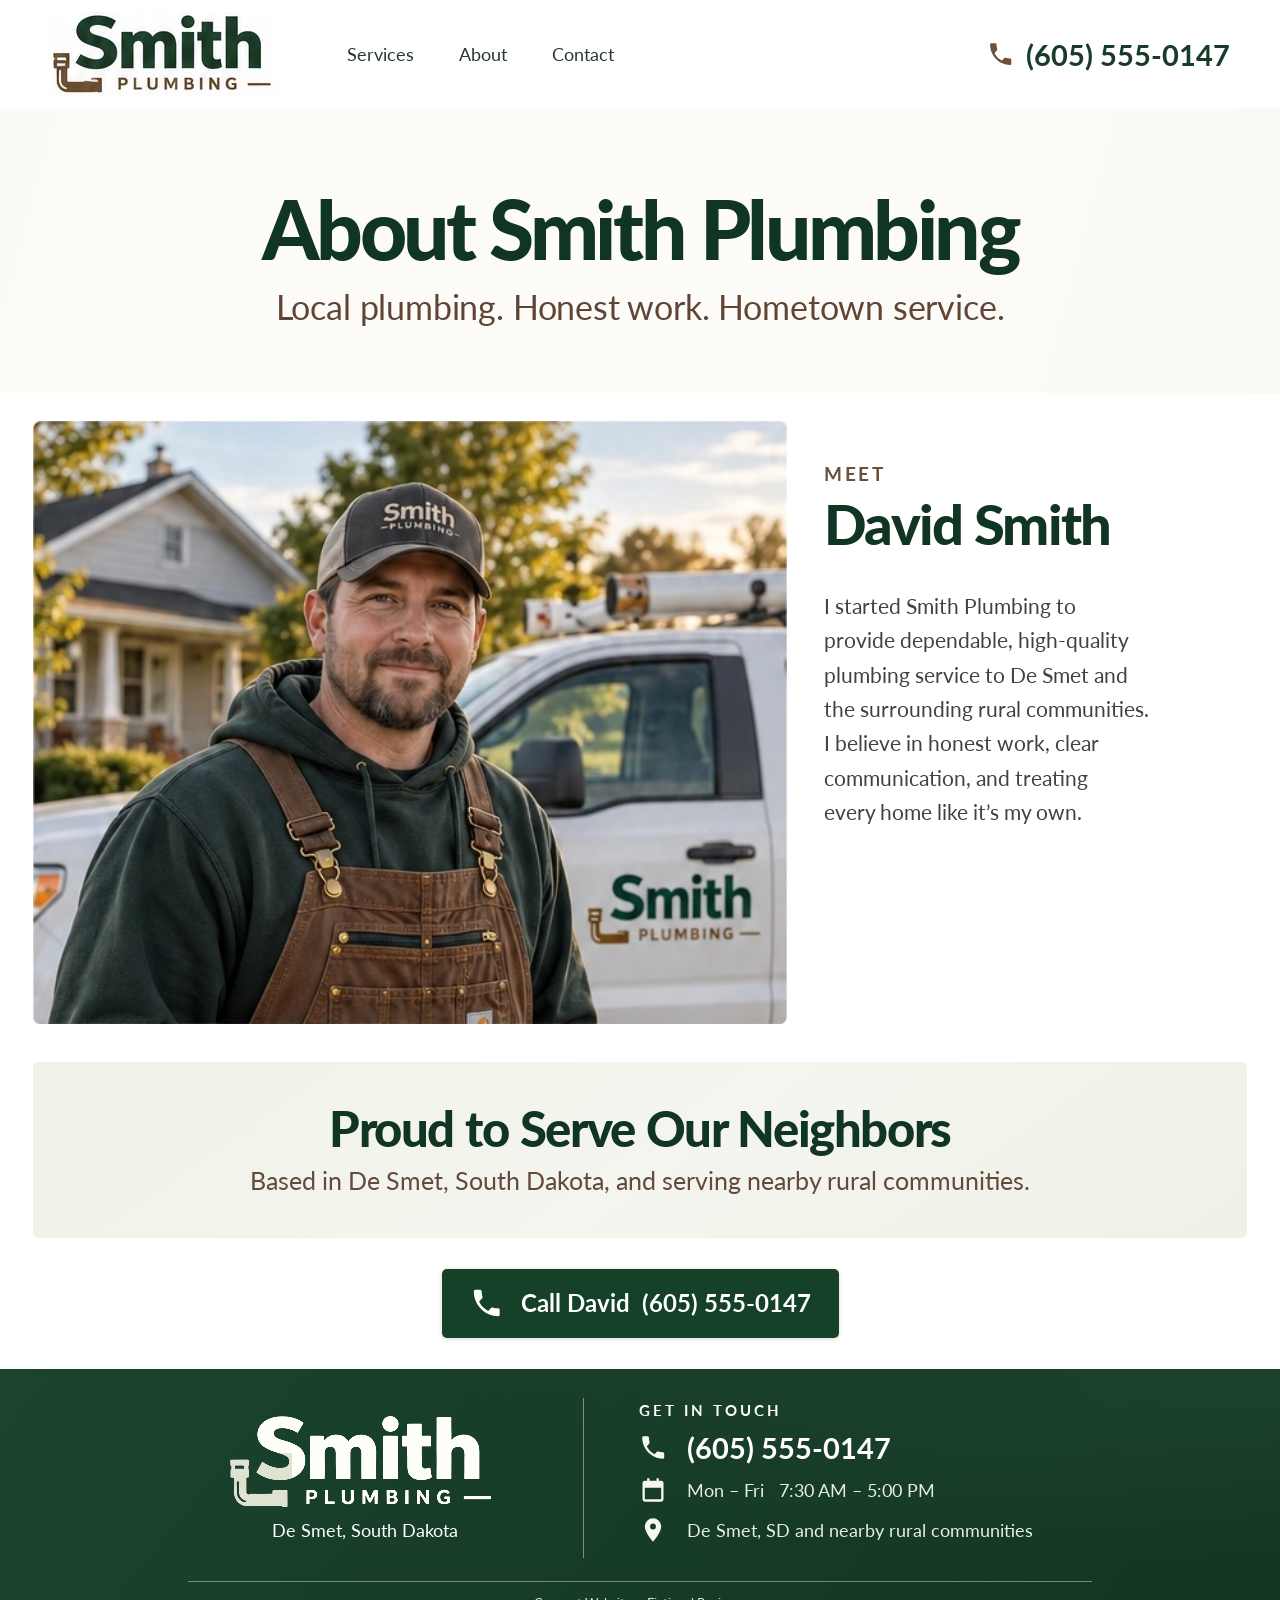
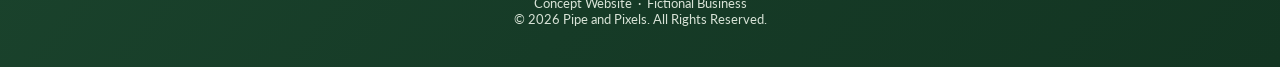
<file: about.html>
<!DOCTYPE html>

<html lang="en">
<head>
<meta charset="utf-8"/>
<meta content="width=device-width, initial-scale=1" name="viewport"/>
<meta content="#173b28" name="theme-color"/>
<meta content="Meet David Smith of Smith Plumbing. Local plumbing, honest work and hometown service in De Smet, South Dakota, and nearby rural communities." name="description"/>
<title>About Smith Plumbing | De Smet, South Dakota</title>
  <link rel="canonical" href="https://smith-plumbing-demo.pages.dev/about.html">
  <meta property="og:type" content="website">
  <meta property="og:site_name" content="Smith Plumbing">
  <meta property="og:title" content="About Smith Plumbing | De Smet, South Dakota">
  <meta property="og:url" content="https://smith-plumbing-demo.pages.dev/about.html">

<style>
@font-face { font-family:'Lato';src:url('[data-uri]') format('woff2');font-weight:400;font-style:normal;font-display:swap; }
@font-face { font-family:'Lato';src:url('[data-uri]') format('woff2');font-weight:700;font-style:normal;font-display:swap; }
@font-face { font-family:'Lato';src:url('[data-uri]') format('woff2');font-weight:900;font-style:normal;font-display:swap; }
:root{--green:#193b29;--green-deep:#143723;--brown:#6d5039;--cream:#fbfaf7;--text:#243b2d}
*,*::before,*::after{box-sizing:border-box}
html{scroll-behavior:smooth}
body{margin:0;color:var(--text);background:#fff;font-family:'Lato',Arial,sans-serif;-webkit-font-smoothing:antialiased}
a{color:inherit}button{font:inherit}
a:focus-visible,button:focus-visible{outline:3px solid #bc9166;outline-offset:4px}
.site-header{background:#fff;position:relative;z-index:5}
.header-inner{height:108px;max-width:1360px;margin:auto;padding:0 50px;display:flex;align-items:center}
.brand{flex:0 0 225px;display:block;width:225px;line-height:0}
.brand img{width:225px;height:84px;object-fit:contain;display:block}
.site-nav{margin-left:72px;display:flex;gap:45px;align-items:center}
.site-nav a{font-size:18px;text-decoration:none;font-weight:400;white-space:nowrap;transition:color .15s}
.site-nav a:hover,.site-nav a:focus-visible{color:#846447;text-decoration:underline;text-underline-offset:5px}
.header-phone{display:inline-flex;align-items:center;gap:12px;margin-left:auto;text-decoration:none;white-space:nowrap;font-size:29px;font-weight:700;color:var(--green)}
.header-phone svg{color:var(--brown);width:27px;height:27px}
.header-phone:hover,.footer-phone:hover{text-decoration:underline;text-underline-offset:4px}
.menu-toggle{display:none;background:transparent;border:0;color:var(--green);cursor:pointer;padding:8px}
.menu-toggle svg{height:27px;width:27px}
/* Page heading */
.page-intro{background:linear-gradient(105deg,#fbfaf7 0%,#fdfcf9 55%,#faf9f5 100%);height:285px;text-align:center;padding:78px 20px 25px}
.page-intro h1{font-size:82px;font-weight:900;color:#103522;letter-spacing:-3.4px;line-height:1.03;margin:0}
.page-intro p{color:#604535;font-size:34px;font-weight:400;letter-spacing:-.18px;margin:16px 0 0;line-height:1.25}
/* David and the service area */
.page-content{max-width:1360px;margin:0 auto;padding:28px 33px 31px}
.bio-row{display:grid;grid-template-columns:minmax(0,590fr) minmax(0,331fr);gap:37px;align-items:start}
.bio-photo{width:100%;aspect-ratio:590/472;object-fit:cover;display:block;height:auto;border-radius:5px}
.bio-copy{padding-top:41px;min-width:0}
.bio-kicker{font-size:19px;line-height:1.25;letter-spacing:2.7px;font-weight:700;color:var(--brown);margin:0 0 8px}
.bio-copy h2{font-size:56px;letter-spacing:-1.65px;line-height:1.06;font-weight:900;color:#103522;margin:0}
.copy-break{display:block}.bio-copy .bio-text{margin:36px 0 0;color:#41423f;font-size:21.3px;line-height:1.61;font-weight:400}
.neighbor-banner{min-height:176px;margin-top:38px;border-radius:5px;background:linear-gradient(145deg,#f0f2e9 0%,#f4f5ee 52%,#eff0e7 100%);text-align:center;padding:39px 12px 24px}
.neighbor-banner h2{margin:0;color:#103522;font-size:49px;font-weight:900;line-height:1.13;letter-spacing:-1.35px}
.neighbor-banner p{font-size:24.5px;color:#644a3b;line-height:1.28;margin:8px 0 0}
.cta-area{display:flex;justify-content:center;padding-top:31px}
.phone-button{display:inline-flex;align-items:center;justify-content:center;gap:18px;background:#154128;color:#fff;text-decoration:none;border-radius:5px;min-height:69px;padding:0 28px;font-size:24px;line-height:1.2;font-weight:700;box-shadow:0 1px 5px rgba(0,0,0,.16);transition:background .18s,transform .18s}
.phone-button svg{width:33px;height:33px;flex:0 0 33px}
.phone-button:hover{background:#24553a;transform:translateY(-1px)}
.footer{min-height:298px;color:#fff;background:radial-gradient(ellipse at 100% 5%,rgba(51,96,67,.25),transparent 45%),linear-gradient(130deg,#1b442d 0%,#163b27 51%,#133522 100%);padding-top:29px}
.footer-main{width:calc(100% - 100px);max-width:824px;height:160px;margin:0 auto;display:grid;grid-template-columns:356px 1fr}
.footer-brand{border-right:1px solid rgba(246,249,235,.45);padding-top:10px}
.footer-logo{display:block;width:268px;height:99px;object-fit:contain}
.footer-brand p{margin:12px 0 0 44px;font-size:18px;font-weight:400}
.footer-contact{padding-left:55px;padding-top:3px}
.footer-title{font-size:15px;letter-spacing:3px;margin:0 0 11px;font-weight:700}
.contact-row{display:flex;align-items:center;column-gap:20px;font-size:18px;margin:0 0 12px;color:#e7eee5;white-space:nowrap}
.contact-row svg{display:block;width:28px;height:28px;flex:none;color:#f6f7ef}
.contact-row a{text-decoration:none}
.contact-row.contact-phone{margin-bottom:11px;font-size:29px;font-weight:700;color:#fff}
.footer-rule{height:1px;background:rgba(225,232,221,.46);max-width:904px;width:calc(100% - 118px);margin:23px auto 0}
.copyright{margin:13px 0 0;padding-bottom:16px;text-align:center;color:#d8e3d7;font-size:13px}
@media(max-width:1050px) and (min-width:801px){.header-inner{padding-left:50px;padding-right:39px}.site-nav{margin-left:72px}.header-phone{font-size:28px}}
@media(max-width:950px) and (min-width:801px){.header-inner{padding:0 30px}.brand,.brand img{width:200px}.brand{flex-basis:200px}.site-nav{margin-left:34px;gap:25px}.site-nav a{font-size:17px}.header-phone{font-size:22px;gap:7px}.header-phone svg{width:22px}.page-intro h1{font-size:clamp(51px,7.5vw,76px)}.page-intro p{font-size:29px}.bio-copy h2{font-size:45px}.bio-copy .bio-text{font-size:19px;line-height:1.54}.bio-copy{padding-top:28px}.neighbor-banner h2{font-size:43px}.neighbor-banner p{font-size:22px}}
@media(max-width:800px){
.header-inner{height:82px;padding:0 22px}.brand{flex-basis:190px;width:190px}.brand img{width:190px;height:auto}.header-phone{font-size:19px;gap:7px;margin-left:auto}.header-phone svg{width:22px;height:22px}.menu-toggle{display:block;margin-left:14px}.site-nav{display:none;position:absolute;left:0;right:0;top:82px;margin:0;padding:15px 22px 20px;flex-direction:column;align-items:stretch;gap:0;background:white;box-shadow:0 9px 14px rgba(0,0,0,.12)}.site-nav[data-open="true"]{display:flex}.site-nav a{padding:12px 4px;font-size:19px}
.page-intro{height:auto;min-height:235px;padding:54px 18px 49px}.page-intro h1{font-size:clamp(42px,8.4vw,68px);letter-spacing:-2px}.page-intro p{font-size:clamp(20px,3.7vw,28px);margin-top:15px}
.page-content{padding:27px 28px 33px}.bio-row{grid-template-columns:minmax(0,1fr) minmax(0,1fr);gap:28px}.bio-copy{padding-top:7px}.bio-kicker{font-size:17px}.bio-copy h2{font-size:40px}.bio-copy .bio-text{font-size:18px;line-height:1.5;margin-top:23px}
.neighbor-banner{min-height:150px;margin-top:31px;padding:29px 16px 26px}.neighbor-banner h2{font-size:clamp(31px,5.3vw,42px)}.neighbor-banner p{font-size:20px}.phone-button{min-height:62px;font-size:22px}.footer-main{grid-template-columns:42% 1fr;width:calc(100% - 60px)}.footer-contact{padding-left:25px}.footer-brand p{font-size:15px;margin-left:18px}.footer-logo{width:90%;height:auto}.contact-row{gap:12px;font-size:15px}.contact-row.contact-phone{font-size:24px}
}
@media(max-width:600px){
.header-inner{height:76px;padding:0 18px}.brand{width:170px;flex-basis:170px}.brand img{width:170px}.header-phone span{display:none}.header-phone svg{width:25px;height:25px}.menu-toggle{margin-left:14px}.site-nav{top:76px}
.page-intro{padding:51px 17px 47px;min-height:auto}.page-intro h1{font-size:clamp(38px,10.5vw,62px);line-height:1.05}.page-intro p{font-size:clamp(19px,5.1vw,26px);line-height:1.3}
.page-content{padding:25px 22px 32px}.bio-row{display:block}.bio-photo{width:100%;aspect-ratio:590/472}.bio-copy{padding-top:27px}.bio-kicker{font-size:17px;margin-bottom:5px}.bio-copy h2{font-size:41px}.bio-copy .bio-text{font-size:19px;margin-top:18px;line-height:1.55}.copy-break{display:none}
.neighbor-banner{margin-top:30px;padding:29px 17px 29px;min-height:0}.neighbor-banner h2{font-size:clamp(29px,7.7vw,44px);line-height:1.13}.neighbor-banner p{font-size:19px;line-height:1.38;margin-top:13px}
.cta-area{padding-top:27px}.phone-button{width:100%;padding:0 12px;gap:11px;min-height:62px;font-size:clamp(17px,5vw,22px)}.phone-button svg{width:27px;height:27px;flex-basis:27px}
.footer{min-height:0;padding:35px 0 17px}.footer-main{width:calc(100% - 48px);height:auto;display:block}.footer-brand{padding:0 0 22px;border-right:0;border-bottom:1px solid rgba(246,249,235,.42)}.footer-logo{width:230px;height:auto}.footer-brand p{margin:5px 0 0 35px;font-size:16px}.footer-contact{padding:22px 0 0}.footer-title{margin-bottom:14px}.contact-row,.contact-row.contact-phone{gap:15px}.contact-row{font-size:16px;white-space:normal;margin-bottom:12px}.contact-row.contact-phone{font-size:27px}.footer-rule{width:calc(100% - 48px);margin-top:25px}.copyright{line-height:1.4;margin-top:15px}
}
@media(prefers-reduced-motion:reduce){html{scroll-behavior:auto}*{transition:none!important}}
</style>
</head>
<body>
<header class="site-header" id="top">
<div class="header-inner">
<a aria-label="Smith Plumbing home" class="brand" href="index.html"><img alt="Smith Plumbing" height="84" src="[data-uri]" width="225"/></a>
<nav aria-label="Main navigation" class="site-nav" data-open="false" id="primary-nav">
<a href="services.html">Services</a>
<a href="about.html">About</a>
<a href="contact.html">Contact</a>
</nav>
<a aria-label="Call Smith Plumbing at 605 555 0147" class="header-phone" href="tel:+16055550147">
<svg aria-hidden="true" fill="currentColor" viewbox="0 0 24 24"><path d="M6.62 10.79a15.1 15.1 0 006.59 6.59l2.2-2.2a1.1 1.1 0 011.13-.27c1.24.41 2.57.63 3.95.63a1.1 1.1 0 011.1 1.1v3.5a1.1 1.1 0 01-1.1 1.1C10.9 21.24 2.76 13.1 2.76 3.1A1.1 1.1 0 013.86 2h3.5a1.1 1.1 0 011.1 1.1c0 1.38.22 2.71.63 3.95a1.1 1.1 0 01-.27 1.13l-2.2 2.61z"></path></svg>
<span>(605) 555-0147</span>
</a>
<button aria-controls="primary-nav" aria-expanded="false" aria-label="Open navigation menu" class="menu-toggle" type="button">
<svg aria-hidden="true" fill="none" stroke="currentColor" stroke-linecap="round" stroke-width="2" viewbox="0 0 24 24"><path d="M4 6h16M4 12h16M4 18h16"></path></svg>
</button>
</div>
</header>
<main id="about">
<section aria-labelledby="about-title" class="page-intro">
<h1 id="about-title">About Smith Plumbing</h1>
<p>Local plumbing. Honest work. Hometown service.</p>
</section>
<div class="page-content">
<section aria-labelledby="owner-heading" class="bio-row">
<img alt="David Smith standing by his Smith Plumbing service truck in a rural neighborhood" class="bio-photo" fetchpriority="high" height="472" src="[data-uri]" width="590"/>
<div class="bio-copy">
<p class="bio-kicker">MEET</p>
<h2 id="owner-heading">David Smith</h2>
<p class="bio-text">I started Smith Plumbing to<br class="copy-break"/> provide dependable, high-quality<br class="copy-break"/> plumbing service to De Smet and<br class="copy-break"/> the surrounding rural communities.<br class="copy-break"/> I believe in honest work, clear<br class="copy-break"/> communication, and treating<br class="copy-break"/> every home like it’s my own.</p>
</div>
</section>
<section aria-labelledby="neighbors-heading" class="neighbor-banner">
<h2 id="neighbors-heading">Proud to Serve Our Neighbors</h2>
<p>Based in De Smet, South Dakota, and serving nearby rural communities.</p>
</section>
<div class="cta-area">
<a aria-label="Call David Smith at 605 555 0147" class="phone-button" href="tel:+16055550147">
<svg aria-hidden="true" fill="currentColor" viewbox="0 0 24 24"><path d="M6.62 10.79a15.1 15.1 0 006.59 6.59l2.2-2.2a1.1 1.1 0 011.13-.27c1.24.41 2.57.63 3.95.63a1.1 1.1 0 011.1 1.1v3.5a1.1 1.1 0 01-1.1 1.1C10.9 21.24 2.76 13.1 2.76 3.1A1.1 1.1 0 013.86 2h3.5a1.1 1.1 0 011.1 1.1c0 1.38.22 2.71.63 3.95a1.1 1.1 0 01-.27 1.13l-2.2 2.61z"></path></svg>
<span>Call David  (605) 555-0147</span>
</a>
</div>
</div>
</main>
<footer class="footer" id="contact">
<div class="footer-main">
<div class="footer-brand">
<img alt="Smith Plumbing" class="footer-logo" height="99" src="[data-uri]" width="268"/>
<p>De Smet, South Dakota</p>
</div>
<div class="footer-contact">
<p class="footer-title">GET IN TOUCH</p>
<div class="contact-row contact-phone">
<svg aria-hidden="true" fill="currentColor" viewbox="0 0 24 24"><path d="M6.62 10.79a15.1 15.1 0 006.59 6.59l2.2-2.2a1.1 1.1 0 011.13-.27c1.24.41 2.57.63 3.95.63a1.1 1.1 0 011.1 1.1v3.5a1.1 1.1 0 01-1.1 1.1C10.9 21.24 2.76 13.1 2.76 3.1A1.1 1.1 0 013.86 2h3.5a1.1 1.1 0 011.1 1.1c0 1.38.22 2.71.63 3.95a1.1 1.1 0 01-.27 1.13l-2.2 2.61z"></path></svg>
<a href="tel:+16055550147">(605) 555-0147</a>
</div>
<div class="contact-row">
<svg aria-hidden="true" fill="currentColor" viewbox="0 0 24 24"><path d="M19 4h-2V2h-2v2H9V2H7v2H5a2 2 0 00-2 2v14a2 2 0 002 2h14a2 2 0 002-2V6a2 2 0 00-2-2zm0 16H5V10h14v10z"></path></svg>
<span>Mon – Fri   7:30 AM – 5:00 PM</span>
</div>
<div class="contact-row">
<svg aria-hidden="true" fill="currentColor" viewbox="0 0 24 24"><path d="M12 2a7 7 0 00-7 7c0 5.25 7 13 7 13s7-7.75 7-13a7 7 0 00-7-7zm0 9.5a2.5 2.5 0 110-5 2.5 2.5 0 010 5z"></path></svg>
<span>De Smet, SD and nearby rural communities</span>
</div>
</div>
</div>
<div class="footer-rule"></div>
<p class="copyright">Concept Website &nbsp;·&nbsp; Fictional Business<br />© 2026 Pipe and Pixels. All Rights Reserved.</p>
</footer>
<script>
    (function(){
      const toggle = document.querySelector('.menu-toggle');
      const menu = document.querySelector('.site-nav');
      if (!toggle || !menu) return;
      function setOpen(open){
        menu.dataset.open = String(open);
        toggle.setAttribute('aria-expanded', String(open));
        toggle.setAttribute('aria-label', open ? 'Close navigation menu' : 'Open navigation menu');
      }
      toggle.addEventListener('click', function(){ setOpen(menu.dataset.open !== 'true'); });
      menu.querySelectorAll('a').forEach(function(a){ a.addEventListener('click',function(){ setOpen(false); }); });
      document.addEventListener('keydown', function(e){ if(e.key === 'Escape') setOpen(false); });
      document.addEventListener('click',function(e){ if(menu.dataset.open === 'true' && !e.target.closest('.site-header')) setOpen(false); });
    })();
  </script>
</body>
</html>
</file>
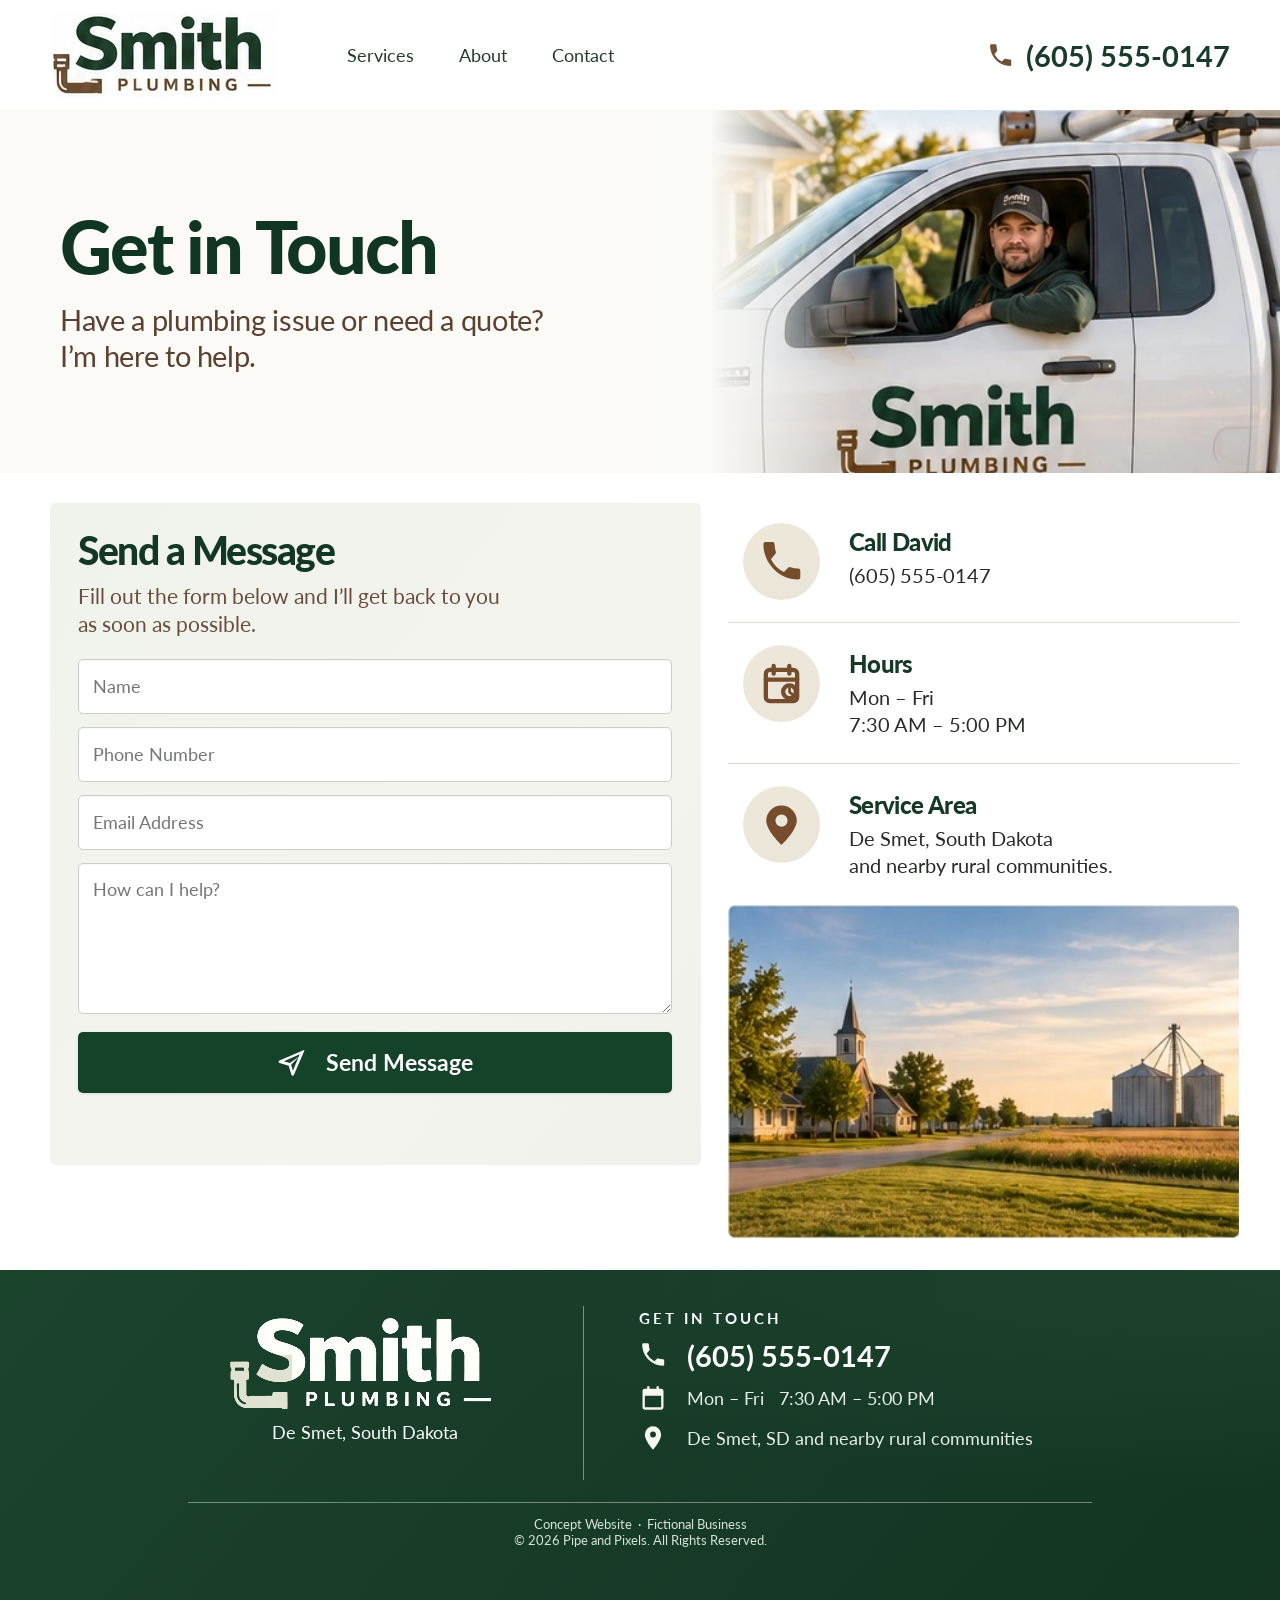
<file: contact.html>
<!doctype html>
<html lang="en">
<head>
<meta charset="utf-8" />
<meta name="viewport" content="width=device-width,initial-scale=1" />
<meta name="theme-color" content="#173b28" />
<meta name="description" content="Contact Smith Plumbing for plumbing repairs, water heaters and drain cleaning in De Smet, South Dakota and nearby rural communities." />
<title>Contact Us | Smith Plumbing — De Smet, South Dakota</title>
  <link rel="canonical" href="https://smith-plumbing-demo.pages.dev/contact.html">
  <meta property="og:type" content="website">
  <meta property="og:site_name" content="Smith Plumbing">
  <meta property="og:title" content="Contact Us | Smith Plumbing — De Smet, South Dakota">
  <meta property="og:url" content="https://smith-plumbing-demo.pages.dev/contact.html">

<style>
@font-face{font-family:'Lato';src:url('[data-uri]') format('woff2');font-weight:400;font-style:normal;font-display:swap}
@font-face{font-family:'Lato';src:url('[data-uri]') format('woff2');font-weight:700;font-style:normal;font-display:swap}
@font-face{font-family:'Lato';src:url('[data-uri]') format('woff2');font-weight:900;font-style:normal;font-display:swap}
:root{--green:#193b29;--deep:#143723;--brown:#715137;--cream:#fafaf6;--text:#243b2d}
*,*::before,*::after{box-sizing:border-box}
html{scroll-behavior:smooth}
body{margin:0;color:var(--text);background:#fff;font-family:'Lato',Arial,sans-serif;-webkit-font-smoothing:antialiased}
a{color:inherit}button,input,textarea{font:inherit}
a:focus-visible,button:focus-visible,input:focus-visible,textarea:focus-visible{outline:3px solid #be9b76;outline-offset:3px}
.site-header{background:#fff;position:relative;z-index:5}
.header-inner{height:110px;max-width:1360px;margin:auto;padding:0 50px;display:flex;align-items:center}
.brand{flex:0 0 225px;display:block;width:225px;line-height:0}
.brand img{width:225px;height:84px;object-fit:contain;display:block}
.site-nav{margin-left:72px;display:flex;gap:45px;align-items:center}
.site-nav a{font-size:18px;text-decoration:none;font-weight:400;white-space:nowrap;transition:color .15s}
.site-nav a:hover,.site-nav a:focus-visible{color:#846447;text-decoration:underline;text-underline-offset:5px}
.header-phone{display:inline-flex;align-items:center;gap:12px;margin-left:auto;text-decoration:none;white-space:nowrap;font-size:29px;font-weight:700;color:var(--green)}
.header-phone svg{color:var(--brown);width:27px;height:27px}
.header-phone:hover,.footer-phone:hover{text-decoration:underline;text-underline-offset:4px}
.menu-toggle{display:none;background:transparent;border:0;color:var(--green);cursor:pointer;padding:8px}
.menu-toggle svg{height:27px;width:27px}
/* Hero */
.contact-hero{height:363px;position:relative;overflow:hidden;isolation:isolate;background:linear-gradient(90deg,#fafaf7,#f9f9f5)}
.hero-image{position:absolute;z-index:0;right:0;top:0;height:100%;width:58.5%;object-fit:cover;object-position:center center}
.contact-hero::before{content:'';position:absolute;z-index:1;inset:0;pointer-events:none;background:linear-gradient(90deg,#fbfaf7 0%,#fbfaf7 31%,rgba(251,250,247,.97) 38%,rgba(251,250,247,.80) 43%,rgba(251,250,247,.55) 48%,rgba(251,250,247,.23) 56%,rgba(251,250,247,0) 64%)}
.hero-inner{position:relative;z-index:2;max-width:1360px;margin:0 auto;height:100%;padding:99px 60px 30px}
.hero-inner h1{font-size:72px;font-weight:900;letter-spacing:-2.2px;color:#103522;line-height:1.05;margin:0}
.hero-inner p{font-size:29px;line-height:1.27;letter-spacing:-.35px;font-weight:400;color:#5b4131;margin:17px 0 0;max-width:560px}
/* Main contact region */
.contact-main{width:100%;max-width:1360px;margin:0 auto;display:grid;grid-template-columns:minmax(0,1.273fr) minmax(0,1fr);gap:27px;padding:30px 41px 32px 50px;align-items:start}
.contact-panel{background:linear-gradient(130deg,#f0f2ec 0%,#f3f4ed 65%,#f0f1eb 100%);height:662px;padding:25px 29px 28px 28px;border-radius:5px}
.contact-panel h2{margin:0;color:#123723;font-size:39px;font-weight:900;letter-spacing:-1.5px;line-height:1.13}
.panel-description{font-size:21px;color:#694d3e;line-height:1.33;margin:10px 0 21px;max-width:440px}
.contact-form{display:flex;flex-direction:column;gap:13px;margin:0}
.contact-form input,.contact-form textarea{width:100%;border:1px solid #cbcdcc;background:#fff;border-radius:5px;color:#263c30;font-size:18px;font-weight:400;padding:13px 14px;box-shadow:inset 0 1px 2px rgba(0,0,0,.035)}
.contact-form input{height:55px}
.contact-form textarea{height:151px;min-height:140px;resize:vertical;line-height:1.44}
.contact-form input::placeholder,.contact-form textarea::placeholder{color:#747675;opacity:1}
.submit-button{margin-top:5px;height:61px;width:100%;display:inline-flex;justify-content:center;align-items:center;gap:19px;border:0;border-radius:5px;background:#14432a;color:#fff;cursor:pointer;font-size:23px;font-weight:700;box-shadow:0 1px 3px rgba(0,0,0,.1);transition:transform .15s,background .15s}
.submit-button:hover{background:#255b3b;transform:translateY(-1px)}
.submit-button svg{height:31px;width:31px}
.form-status{font-size:15px;line-height:1.35;color:#3a503e;margin:8px 0 0;min-height:0}
.form-status:empty{display:none}
/* Contact details */
.contact-sidebar{padding-top:3px}
.detail{position:relative;display:flex;align-items:flex-start;gap:29px;margin:0;min-height:117px;padding:17px 13px 21px 15px}
.detail:not(:last-of-type){border-bottom:1px solid #e1ded7}
.detail:nth-of-type(2){min-height:141px;padding-top:22px}
.detail:nth-of-type(3){min-height:141px;padding-top:22px;padding-bottom:18px}
.detail-icon{display:flex;justify-content:center;align-items:center;flex:0 0 77px;width:77px;height:77px;border-radius:50%;background:linear-gradient(135deg,#ede8da,#e9e5d8);color:#754c2c}
.detail-icon svg{height:47px;width:47px}
.detail-copy{padding-top:5px;min-width:0;color:#282b28;font-size:20px;line-height:1.39}
.detail-copy h2{font-size:24px;line-height:1.19;font-weight:900;letter-spacing:-.6px;color:#153925;margin:0 0 5px}
.detail-copy p{margin:0}
.detail-copy a{text-decoration:none}
.detail-copy a:hover{text-decoration:underline}
.service-image{display:block;width:100%;aspect-ratio:398/259;height:auto;object-fit:cover;border-radius:5px;margin-top:0}
/* Shared three-page footer */
.footer{min-height:340px;color:#fff;background:radial-gradient(ellipse at 100% 5%,rgba(51,96,67,.25),transparent 45%),linear-gradient(130deg,#1b442d 0%,#163b27 51%,#133522 100%);padding-top:36px}
.footer-main{width:calc(100% - 100px);max-width:824px;height:174px;margin:0 auto;display:grid;grid-template-columns:356px 1fr}
.footer-brand{border-right:1px solid rgba(246,249,235,.45);padding-top:4px}
.footer-logo{display:block;width:268px;height:99px;object-fit:contain}
.footer-brand p{margin:12px 0 0 44px;font-size:18px;font-weight:400}
.footer-contact{padding-left:55px;padding-top:3px}
.footer-title{font-size:15px;letter-spacing:3px;margin:0 0 11px;font-weight:700}
.contact-row{display:flex;align-items:center;column-gap:20px;font-size:18px;margin:0 0 12px;color:#e7eee5;white-space:nowrap}
.contact-row svg{display:block;width:28px;height:28px;flex:none;color:#f6f7ef}
.contact-row a{text-decoration:none}
.contact-row.contact-phone{margin-bottom:11px;font-size:29px;font-weight:700;color:#fff}
.footer-rule{height:1px;background:rgba(225,232,221,.46);max-width:904px;width:calc(100% - 118px);margin:22px auto 0}
.copyright{margin:13px 0 0;padding-bottom:16px;text-align:center;color:#d8e3d7;font-size:13px}
/* Tablet and mobile */
@media(max-width:950px) and (min-width:801px){.header-inner{padding:0 30px}.brand,.brand img{width:200px}.brand{flex-basis:200px}.site-nav{margin-left:34px;gap:25px}.site-nav a{font-size:17px}.header-phone{font-size:22px;gap:7px}.header-phone svg{width:22px}.hero-inner h1{font-size:64px}.contact-main{padding:28px 25px 30px;gap:22px;grid-template-columns:minmax(0,1.2fr) minmax(0,1fr)}.contact-panel{padding:22px}.contact-panel h2{font-size:35px}.detail{gap:16px;padding-left:0;padding-right:0}.detail-icon{flex-basis:65px;width:65px;height:65px}.detail-icon svg{width:39px;height:39px}.detail-copy{font-size:18px}.detail-copy h2{font-size:23px}}
@media(max-width:800px){
.header-inner{height:82px;padding:0 22px}.brand{flex-basis:190px;width:190px}.brand img{width:190px;height:auto}.header-phone{font-size:19px;gap:7px;margin-left:auto}.header-phone svg{width:22px;height:22px}.menu-toggle{display:block;margin-left:14px}.site-nav{display:none;position:absolute;left:0;right:0;top:82px;margin:0;padding:15px 22px 20px;flex-direction:column;align-items:stretch;gap:0;background:white;box-shadow:0 9px 14px rgba(0,0,0,.12)}.site-nav[data-open="true"]{display:flex}.site-nav a{padding:12px 4px;font-size:19px}
.contact-hero{height:350px}.hero-image{width:66%}.hero-inner{padding:92px 37px 30px}.hero-inner h1{font-size:58px}.hero-inner p{font-size:26px;max-width:480px}.contact-hero::before{background:linear-gradient(90deg,#fbfaf7 0%,rgba(251,250,247,.97) 32%,rgba(251,250,247,.78) 51%,rgba(251,250,247,.10) 77%)}
.contact-main{grid-template-columns:minmax(0,1.14fr) minmax(0,1fr);gap:20px;padding:25px 24px 28px}.contact-panel{height:auto;min-height:630px;padding:23px 20px}.contact-panel h2{font-size:34px}.panel-description{font-size:19px}.contact-form input{height:54px}.contact-form textarea{height:160px}.detail{gap:12px;padding:14px 0 20px;min-height:111px}.detail:nth-of-type(2),.detail:nth-of-type(3){padding-top:17px;min-height:127px}.detail-icon{width:60px;height:60px;flex-basis:60px}.detail-icon svg{width:36px;height:36px}.detail-copy{font-size:17px}.detail-copy h2{font-size:21px}.service-image{margin-top:12px}
.footer-main{grid-template-columns:42% 1fr;width:calc(100% - 60px)}.footer-contact{padding-left:25px}.footer-brand p{font-size:15px;margin-left:18px}.footer-logo{width:90%;height:auto}.contact-row{gap:12px;font-size:15px}.contact-row.contact-phone{font-size:24px}
}
@media(max-width:600px){
.header-inner{height:76px;padding:0 18px}.brand{width:170px;flex-basis:170px}.brand img{width:170px}.header-phone span{display:none}.header-phone svg{width:25px;height:25px}.menu-toggle{margin-left:14px}.site-nav{top:76px}
.contact-hero{height:290px}.hero-image{width:100%;object-position:right center;opacity:.76}.contact-hero::before{background:linear-gradient(90deg,#fbfaf7 0%,rgba(251,250,247,.97) 38%,rgba(251,250,247,.80) 66%,rgba(251,250,247,.22) 100%)}.hero-inner{padding:77px 23px 22px}.hero-inner h1{font-size:clamp(43px,11vw,60px);letter-spacing:-1.9px}.hero-inner p{font-size:clamp(19px,5.45vw,25px);max-width:345px;line-height:1.32;margin-top:15px}
.contact-main{display:flex;flex-direction:column;gap:21px;padding:24px 21px 31px}.contact-panel{width:100%;min-height:0;height:auto;padding:24px 21px 26px}.contact-panel h2{font-size:35px}.panel-description{font-size:18px;line-height:1.42;margin:12px 0 20px}.contact-form{gap:12px}.contact-form input{height:53px;font-size:17px}.contact-form textarea{height:150px;font-size:17px}.submit-button{height:59px;font-size:21px}.contact-sidebar{padding-top:0;width:100%}.detail{padding:16px 7px 19px;min-height:auto;gap:20px}.detail:nth-of-type(2),.detail:nth-of-type(3){padding:17px 7px 19px;min-height:auto}.detail-icon{width:67px;height:67px;flex-basis:67px}.detail-icon svg{width:41px;height:41px}.detail-copy{font-size:19px}.detail-copy h2{font-size:23px}.service-image{margin-top:15px}
.footer{min-height:0;padding:35px 0 17px}.footer-main{width:calc(100% - 48px);height:auto;display:block}.footer-brand{padding:0 0 22px;border-right:0;border-bottom:1px solid rgba(246,249,235,.42)}.footer-logo{width:230px;height:auto}.footer-brand p{margin:5px 0 0 35px;font-size:16px}.footer-contact{padding:22px 0 0}.footer-title{margin-bottom:14px}.contact-row,.contact-row.contact-phone{gap:15px}.contact-row{font-size:16px;white-space:normal;margin-bottom:12px}.contact-row.contact-phone{font-size:27px}.footer-rule{width:calc(100% - 48px);margin-top:25px}.copyright{line-height:1.4}
}
@media(prefers-reduced-motion:reduce){html{scroll-behavior:auto}*,*::before,*::after{animation-duration:.01ms!important;transition-duration:.01ms!important}}

/* Hide the mockup lettering at the photo's left edge, then blend into the hero. */
.contact-hero .hero-image {
  -webkit-mask-image: linear-gradient(to right, transparent 24%, #000 43%);
  mask-image: linear-gradient(to right, transparent 24%, #000 43%);
}
</style>
</head>
<body>
  <header class="site-header" id="top">
    <div class="header-inner">
      <a href="index.html" class="brand" aria-label="Smith Plumbing home"><img src="[data-uri]" alt="Smith Plumbing" width="225" height="84" /></a>
      <nav class="site-nav" id="primary-nav" aria-label="Main navigation" data-open="false">
        <a href="services.html">Services</a>
        <a href="about.html">About</a>
        <a href="contact.html">Contact</a>
      </nav>
      <a class="header-phone" href="tel:+16055550147" aria-label="Call Smith Plumbing at 605 555 0147">
        <svg viewBox="0 0 24 24" fill="currentColor" aria-hidden="true"><path d="M6.62 10.79a15.1 15.1 0 006.59 6.59l2.2-2.2a1.1 1.1 0 011.13-.27c1.24.41 2.57.63 3.95.63a1.1 1.1 0 011.1 1.1v3.5a1.1 1.1 0 01-1.1 1.1C10.9 21.24 2.76 13.1 2.76 3.1A1.1 1.1 0 013.86 2h3.5a1.1 1.1 0 011.1 1.1c0 1.38.22 2.71.63 3.95a1.1 1.1 0 01-.27 1.13l-2.2 2.61z"/></svg>
        <span>(605) 555-0147</span>
      </a>
      <button class="menu-toggle" type="button" aria-label="Open navigation menu" aria-controls="primary-nav" aria-expanded="false">
        <svg viewBox="0 0 24 24" fill="none" stroke="currentColor" stroke-width="2" stroke-linecap="round" aria-hidden="true"><path d="M4 6h16M4 12h16M4 18h16"/></svg>
      </button>
    </div>
  </header>



<main>
  <section class="contact-hero" aria-labelledby="hero-heading">
    <img class="hero-image" src="[data-uri]" alt="David Smith in his Smith Plumbing service truck parked outside a country home" width="599" height="363" />
    <div class="hero-inner"><h1 id="hero-heading">Get in Touch</h1><p>Have a plumbing issue or need a quote?<br />I’m here to help.</p></div>
  </section>
  <section class="contact-main" aria-label="Send us a message or call" id="message">
    <div class="contact-panel">
      <h2>Send a Message</h2>
      <p class="panel-description">Fill out the form below and I’ll get back to you as soon as possible.</p>
      <form id="contact-form" class="contact-form" novalidate>
        <input name="name" type="text" aria-label="Name" placeholder="Name" autocomplete="name" maxlength="100" required />
        <input name="phone" type="tel" aria-label="Phone Number" placeholder="Phone Number" autocomplete="tel" maxlength="35" required />
        <input name="email" type="email" aria-label="Email Address" placeholder="Email Address" autocomplete="email" maxlength="160" required />
        <textarea name="message" aria-label="How can I help?" placeholder="How can I help?" maxlength="3000" required></textarea>
        <button class="submit-button" type="submit"><svg viewBox="0 0 24 24" aria-hidden="true" fill="currentColor"><path d="M21.76 2.25 2.65 10.5a1 1 0 00.11 1.88l7.07 2.1 2.11 7.06a1 1 0 001.88.1l8.26-19.1a.5.5 0 00-.32-.29Zm-8.67 16.2-1.38-4.69 6.5-6.52-7.42 5.16-4.72-1.4 12.33-5.33-5.31 12.78Z"/></svg><span>Send Message</span></button>
        <p class="form-status" id="form-status" aria-live="polite"></p>
      </form>
    </div>
    <aside class="contact-sidebar" aria-label="Contact information">
      <div class="detail"><span class="detail-icon"><svg viewBox="0 0 24 24" aria-hidden="true" fill="currentColor"><path d="M6.62 10.79a15.1 15.1 0 006.59 6.59l2.2-2.2a1.1 1.1 0 011.13-.27c1.24.41 2.57.63 3.95.63a1.1 1.1 0 011.1 1.1v3.5a1.1 1.1 0 01-1.1 1.1C10.9 21.24 2.76 13.1 2.76 3.1A1.1 1.1 0 013.86 2h3.5a1.1 1.1 0 011.1 1.1c0 1.38.22 2.71.63 3.95a1.1 1.1 0 01-.27 1.13l-2.2 2.61z"/></svg></span><div class="detail-copy"><h2>Call David</h2><p><a href="tel:+16055550147">(605) 555-0147</a></p></div></div>
      <div class="detail"><span class="detail-icon"><svg viewBox="0 0 24 24" aria-hidden="true" fill="none" stroke="currentColor" stroke-width="2.2" stroke-linecap="round" stroke-linejoin="round"><rect x="4" y="5" width="16" height="16" rx="2"/><path d="M8 3v4M16 3v4M4 10h16"/><circle cx="16.1" cy="16.2" r="3.25" fill="#eeeade"/><path d="M16.1 14.45v1.95l1.3 1" stroke-width="1.4"/></svg></span><div class="detail-copy"><h2>Hours</h2><p>Mon – Fri<br />7:30 AM – 5:00 PM</p></div></div>
      <div class="detail"><span class="detail-icon"><svg viewBox="0 0 24 24" aria-hidden="true" fill="currentColor"><path d="M12 2.3A7.8 7.8 0 004.2 10c0 5.2 7.8 12.5 7.8 12.5S19.8 15.2 19.8 10A7.8 7.8 0 0012 2.3zm0 10.8a3.1 3.1 0 110-6.2 3.1 3.1 0 010 6.2z"/></svg></span><div class="detail-copy"><h2>Service Area</h2><p>De Smet, South Dakota<br />and nearby rural communities.</p></div></div>
      <img class="service-image" src="[data-uri]" alt="Country church, grain elevators, and farmland in rural South Dakota" width="398" height="259" loading="lazy" />
    </aside>
  </section>
</main>
  <footer class="footer" id="contact">
    <div class="footer-main">
      <div class="footer-brand">
        <img class="footer-logo" src="[data-uri]" alt="Smith Plumbing" width="268" height="99" />
        <p>De Smet, South Dakota</p>
      </div>
      <div class="footer-contact">
        <p class="footer-title">GET IN TOUCH</p>
        <div class="contact-row contact-phone">
          <svg viewBox="0 0 24 24" fill="currentColor" aria-hidden="true"><path d="M6.62 10.79a15.1 15.1 0 006.59 6.59l2.2-2.2a1.1 1.1 0 011.13-.27c1.24.41 2.57.63 3.95.63a1.1 1.1 0 011.1 1.1v3.5a1.1 1.1 0 01-1.1 1.1C10.9 21.24 2.76 13.1 2.76 3.1A1.1 1.1 0 013.86 2h3.5a1.1 1.1 0 011.1 1.1c0 1.38.22 2.71.63 3.95a1.1 1.1 0 01-.27 1.13l-2.2 2.61z"/></svg>
          <a href="tel:+16055550147">(605) 555-0147</a>
        </div>
        <div class="contact-row">
          <svg viewBox="0 0 24 24" fill="currentColor" aria-hidden="true"><path d="M19 4h-2V2h-2v2H9V2H7v2H5a2 2 0 00-2 2v14a2 2 0 002 2h14a2 2 0 002-2V6a2 2 0 00-2-2zm0 16H5V10h14v10z"/></svg>
          <span>Mon – Fri&nbsp;&nbsp; 7:30 AM – 5:00 PM</span>
        </div>
        <div class="contact-row">
          <svg viewBox="0 0 24 24" fill="currentColor" aria-hidden="true"><path d="M12 2a7 7 0 00-7 7c0 5.25 7 13 7 13s7-7.75 7-13a7 7 0 00-7-7zm0 9.5a2.5 2.5 0 110-5 2.5 2.5 0 010 5z"/></svg>
          <span>De Smet, SD and nearby rural communities</span>
        </div>
      </div>
    </div>
    <div class="footer-rule"></div>
    <p class="copyright">Concept Website &nbsp;·&nbsp; Fictional Business<br />© 2026 Pipe and Pixels. All Rights Reserved.</p>
  </footer>


<script>
(function(){
  const toggle = document.querySelector('.menu-toggle');
  const menu = document.querySelector('.site-nav');
  if(toggle && menu){
    function setOpen(open){menu.dataset.open=String(open);toggle.setAttribute('aria-expanded',String(open));toggle.setAttribute('aria-label',open?'Close navigation menu':'Open navigation menu')}
    toggle.addEventListener('click',()=>setOpen(menu.dataset.open!=='true'));
    menu.querySelectorAll('a').forEach(a=>a.addEventListener('click',()=>setOpen(false)));
    document.addEventListener('keydown',e=>{if(e.key==='Escape')setOpen(false)});
    document.addEventListener('click',e=>{if(menu.dataset.open==='true'&&!e.target.closest('.site-header'))setOpen(false)});
  }
  const form=document.querySelector('#contact-form');
  const status=document.querySelector('#form-status');
  form.addEventListener('submit',function(event){
    event.preventDefault();
    let name=form.elements.name.value.trim();let phone=form.elements.phone.value.trim();
    let email=form.elements.email.value.trim();let message=form.elements.message.value.trim();
    if(!name||!phone||!email||!message){status.textContent='Please fill in all four fields before continuing.';return}
    if(!/^[^\s@]+@[^\s@]+\.[^\s@]+$/.test(email)){status.textContent='Please enter a valid email address.';return}
    const body=`Smith Plumbing service request\nName: ${name}\nPhone: ${phone}\nEmail: ${email}\n\nHow can I help?\n${message}`;
    status.textContent='Opening a text-message draft. Review it and press Send in your messaging app; this page does not send automatically.';
    window.open('sms:+16055550147?body='+encodeURIComponent(body),'_blank','noopener');
  });
})();
</script>
</body>
</html>
</file>
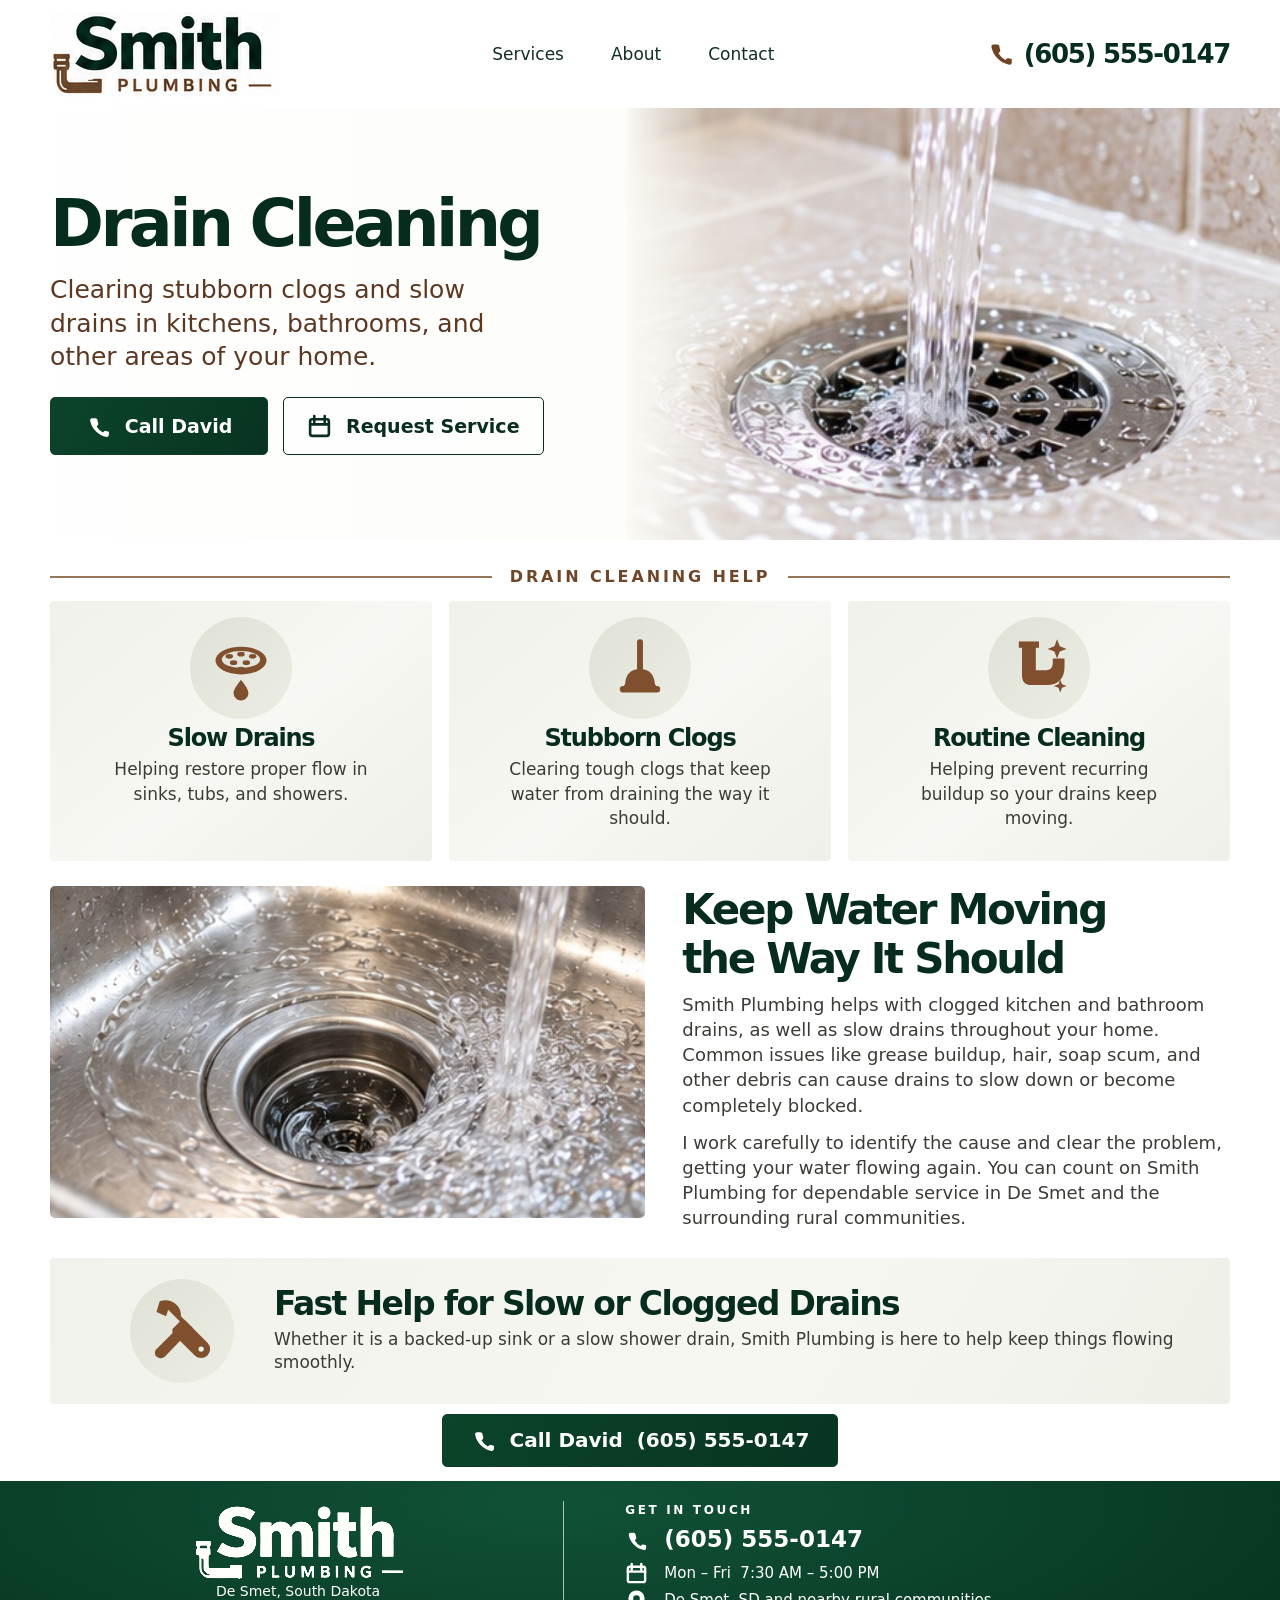
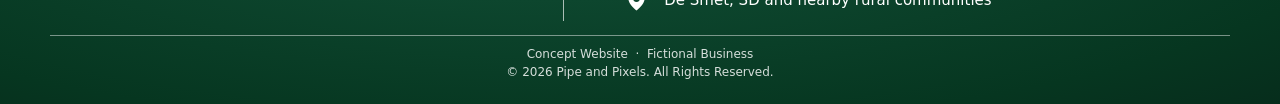
<file: drain-cleaning.html>
<!doctype html>
<html lang="en">
<head>
  <meta charset="utf-8">
  <meta name="viewport" content="width=device-width, initial-scale=1">
  <meta name="theme-color" content="#0b3625">
  <meta name="description" content="Drain cleaning in De Smet, SD and nearby rural communities. Smith Plumbing helps with slow drains, stubborn clogs, and routine drain cleaning in kitchens and bathrooms.">
  <title>Drain Cleaning | Smith Plumbing | De Smet, SD</title>
  <link rel="canonical" href="https://smith-plumbing-demo.pages.dev/drain-cleaning.html">
  <meta property="og:type" content="website">
  <meta property="og:site_name" content="Smith Plumbing">
  <meta property="og:title" content="Drain Cleaning | Smith Plumbing | De Smet, SD">
  <meta property="og:url" content="https://smith-plumbing-demo.pages.dev/drain-cleaning.html">

  <meta property="og:type" content="website">
  <meta property="og:title" content="Drain Cleaning | Smith Plumbing">
  <meta property="og:description" content="Slow drains and stubborn clogs? Smith Plumbing provides dependable drain cleaning in De Smet and nearby rural communities.">
  <meta property="og:image" content="assets/drain-cleaning-hero.jpg">
  <link rel="icon" href="assets/favicon.svg" type="image/svg+xml">
  <link rel="stylesheet" href="drain-cleaning.css">
  <script src="script.js" defer></script>
</head>
<body>
  <svg class="svg-icons" xmlns="http://www.w3.org/2000/svg" aria-hidden="true" focusable="false">
    <symbol id="i-phone" viewBox="0 0 24 24"><path d="M22 16.9v3.1a2 2 0 0 1-2.18 2A19.8 19.8 0 0 1 3.94 6.17 2 2 0 0 1 5.93 4h3.1a2 2 0 0 1 2 1.72c.13.99.36 1.95.68 2.85a2 2 0 0 1-.45 2.11l-1.1 1.1a16 16 0 0 0 6.06 6.06l1.1-1.1a2 2 0 0 1 2.11-.45c.9.32 1.86.55 2.85.68A2 2 0 0 1 22 16.9Z" fill="currentColor"/></symbol>
    <symbol id="i-calendar" viewBox="0 0 24 24"><rect x="3" y="5" width="18" height="16" rx="2" fill="none" stroke="currentColor" stroke-width="2.5"/><path d="M7 2v6M17 2v6M3 10h18" stroke="currentColor" stroke-width="2.5" stroke-linecap="round"/></symbol>
    <symbol id="i-pin" viewBox="0 0 24 24"><path fill="currentColor" d="M12 1.5a8.5 8.5 0 0 0-8.5 8.5c0 6.6 8.5 12.5 8.5 12.5s8.5-5.9 8.5-12.5A8.5 8.5 0 0 0 12 1.5Zm0 12a3.5 3.5 0 1 1 0-7 3.5 3.5 0 0 1 0 7Z"/></symbol>
    <symbol id="i-slow" viewBox="0 0 64 64">
      <ellipse cx="32" cy="25" rx="24" ry="13" fill="currentColor"/>
      <ellipse cx="32" cy="24" rx="18" ry="8" fill="#e3e5dc"/>
      <g fill="currentColor"><ellipse cx="21" cy="21" rx="3.5" ry="2.2"/><ellipse cx="32" cy="19" rx="3.5" ry="2.2"/><ellipse cx="43" cy="21" rx="3.5" ry="2.2"/><ellipse cx="25" cy="27" rx="3.5" ry="2.2"/><ellipse cx="37" cy="27" rx="3.5" ry="2.2"/><ellipse cx="32" cy="33" rx="3.5" ry="2.2"/></g>
      <path d="M32 43c-3.8 5.1-7 9.2-7 12.5a7 7 0 0 0 14 0c0-3.3-3.2-7.4-7-12.5Z" fill="currentColor"/>
    </symbol>
    <symbol id="i-plunger" viewBox="0 0 64 64">
      <rect x="29.2" y="5" width="5.6" height="33" rx="2.8" fill="currentColor"/>
      <path d="M18 47c.7-9.5 5.7-14 14-14s13.3 4.5 14 14l2 3H16l2-3Z" fill="currentColor"/>
      <rect x="13" y="49" width="38" height="6" rx="3" fill="currentColor"/>
    </symbol>
    <symbol id="i-clean" viewBox="0 0 64 64">
      <path d="M16 10h13v24h8c6 0 8-2 8-8v-3h11v8c0 11-6 17-17 17H25c-7 0-9-4-9-10V10Z" fill="currentColor"/>
      <path d="M13 7h19v6H13z" fill="currentColor"/>
      <path d="M49 5l2.5 6.5L58 14l-6.5 2.5L49 23l-2.5-6.5L40 14l6.5-2.5ZM52 43l1.7 4.3L58 49l-4.3 1.7L52 55l-1.7-4.3L46 49l4.3-1.7Z" fill="currentColor"/>
    </symbol>
    <symbol id="i-tools" viewBox="0 0 64 64">
      <path d="m23 30 7-7-11-11-2 6-9-4 3-10C21 0 32 8 31 18l25 25a8 8 0 1 1-12 12L23 34Z" fill="currentColor"/>
      <path d="m9 48 26-26 7 7-26 27a6 6 0 0 1-9-1 6 6 0 0 1 2-7Z" fill="currentColor"/><circle cx="50" cy="49" r="2.5" fill="#eef0e7"/>
    </symbol>
  </svg>
  <a class="skip-link" href="#main">Skip to content</a>
  <header class="site-header">
    <div class="header-inner layout-container">
      <a class="brand-link" href="/" aria-label="Smith Plumbing home">
        <img src="assets/smith-plumbing-logo.png" width="230" height="85" alt="Smith Plumbing" fetchpriority="high">
      </a>
      <nav class="desktop-nav" aria-label="Main navigation">
        <a href="services.html">Services</a>
        <a href="about.html">About</a>
        <a href="contact.html">Contact</a>
      </nav>
      <a class="header-phone" href="tel:+16055550147" aria-label="Call Smith Plumbing at 605-555-0147">
        <svg class="icon" aria-hidden="true"><use href="#i-phone"/></svg><span>(605) 555-0147</span>
      </a>
      <button class="menu-toggle" type="button" aria-controls="mobile-menu" aria-expanded="false" aria-label="Open navigation menu">
        <span></span><span></span><span></span>
      </button>
    </div>
    <nav id="mobile-menu" class="mobile-nav" aria-label="Mobile navigation" hidden>
      <a href="services.html">Services</a>
      <a href="about.html">About</a>
      <a href="contact.html">Contact</a>
      
    </nav>
  </header>

  <main id="main">
    <section class="hero" aria-labelledby="hero-heading">
      <div class="hero-photo" role="img" aria-label="Water flowing into a clean stainless-steel drain"></div>
      <div class="layout-container hero-container">
        <div class="hero-content">
          <h1 id="hero-heading">Drain Cleaning</h1>
          <p>Clearing stubborn clogs and slow drains in kitchens, bathrooms, and other areas of your home.</p>
          <div class="hero-buttons">
            <a class="button button-primary" href="tel:+16055550147"><svg class="icon" aria-hidden="true"><use href="#i-phone"/></svg>Call David</a>
            <a class="button button-outline" href="contact.html"><svg class="icon" aria-hidden="true"><use href="#i-calendar"/></svg>Request Service</a>
          </div>
        </div>
      </div>
    </section>

    <section class="services-section layout-container" aria-labelledby="services-heading">
      <div class="section-divider"><span class="divider-line"></span><h2 id="services-heading">Drain Cleaning Help</h2><span class="divider-line"></span></div>
      <div class="services-grid">
        <article class="service-card">
          <span class="service-icon-circle"><svg class="service-icon" aria-hidden="true"><use href="#i-slow"/></svg></span>
          <h3>Slow Drains</h3>
          <p>Helping restore proper flow in sinks, tubs, and showers.</p>
        </article>
        <article class="service-card">
          <span class="service-icon-circle"><svg class="service-icon" aria-hidden="true"><use href="#i-plunger"/></svg></span>
          <h3>Stubborn Clogs</h3>
          <p>Clearing tough clogs that keep water from draining the way it should.</p>
        </article>
        <article class="service-card">
          <span class="service-icon-circle"><svg class="service-icon" aria-hidden="true"><use href="#i-clean"/></svg></span>
          <h3>Routine Cleaning</h3>
          <p>Helping prevent recurring buildup so your drains keep moving.</p>
        </article>
      </div>
    </section>

    <section class="repair-details layout-container" aria-labelledby="details-heading">
      <div class="detail-image-wrap"><img src="assets/drain-cleaning-sink.jpg" width="463" height="287" alt="Clear water flowing into the drain of a clean stainless-steel kitchen sink" loading="lazy"></div>
      <div class="detail-text">
        <h2 id="details-heading">Keep Water Moving<br class="desktop-break"> the Way It Should</h2>
        <p>Smith Plumbing helps with clogged kitchen and bathroom drains, as well as slow drains throughout your home. Common issues like grease buildup, hair, soap scum, and other debris can cause drains to slow down or become completely blocked.</p>
        <p>I work carefully to identify the cause and clear the problem, getting your water flowing again. You can count on Smith Plumbing for dependable service in De Smet and the surrounding rural communities.</p>
      </div>
    </section>

    <section class="cta-section layout-container" aria-labelledby="cta-heading">
      <div class="callout">
        <div class="callout-icon"><svg class="service-icon" aria-hidden="true"><use href="#i-tools"/></svg></div>
        <div>
          <h2 id="cta-heading">Fast Help for Slow or Clogged Drains</h2>
          <p>Whether it is a backed-up sink or a slow shower drain, Smith Plumbing is here to help keep things flowing smoothly.</p>
        </div>
      </div>
      <div class="cta-actions"><a class="button button-primary button-cta" href="tel:+16055550147"><svg class="icon" aria-hidden="true"><use href="#i-phone"/></svg>Call David&nbsp; (605) 555-0147</a></div>
    </section>
  </main>

  <footer class="site-footer">
    <div class="layout-container">
      <div class="footer-main">
        <div class="footer-brand">
          <a href="/" aria-label="Smith Plumbing home"><img src="assets/smith-plumbing-logo-white.png" alt="Smith Plumbing" width="223" height="82" loading="lazy"></a>
          <p>De Smet, South Dakota</p>
        </div>
        <div class="footer-contact">
          <p class="footer-eyebrow">Get in Touch</p>
          <a class="footer-phone" href="tel:+16055550147"><svg class="icon" aria-hidden="true"><use href="#i-phone"/></svg><strong>(605) 555-0147</strong></a>
          <p><svg class="icon" aria-hidden="true"><use href="#i-calendar"/></svg>Mon – Fri&nbsp; 7:30 AM – 5:00 PM</p>
          <p><svg class="icon" aria-hidden="true"><use href="#i-pin"/></svg>De Smet, SD and nearby rural communities</p>
        </div>
      </div>
      <div class="footer-bottom">Concept Website &nbsp;·&nbsp; Fictional Business<br />© 2026 Pipe and Pixels. All Rights Reserved.</div>
    </div>
  </footer>
</body>
</html>
</file>
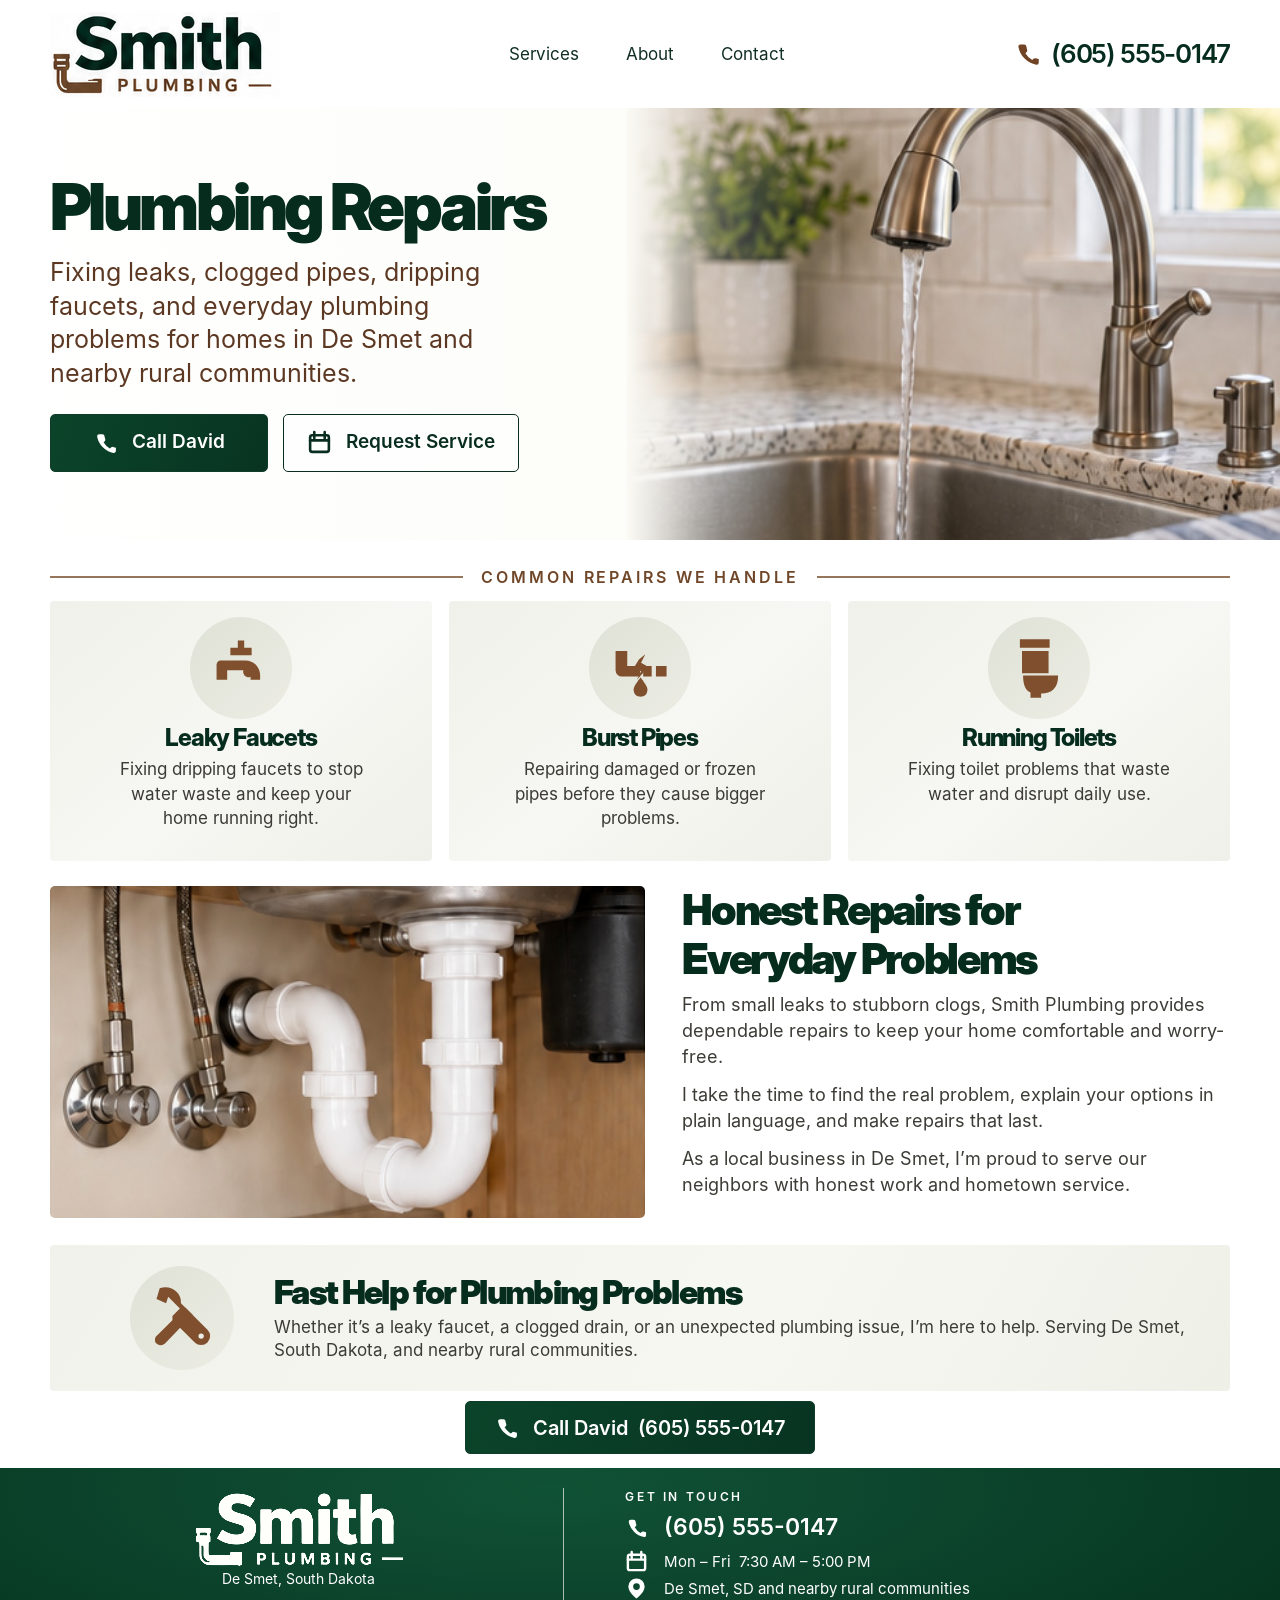
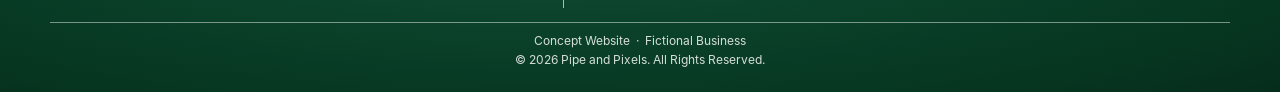
<file: plumbing-repairs.html>
<!doctype html>
<html lang="en">
<head>
  <meta charset="utf-8">
  <meta name="viewport" content="width=device-width, initial-scale=1">
  <meta name="theme-color" content="#0b3625">
  <meta name="description" content="Plumbing repairs in De Smet, SD and nearby rural communities. Smith Plumbing helps with leaky faucets, burst pipes, running toilets, and everyday household plumbing issues.">
  <title>Plumbing Repairs | Smith Plumbing | De Smet, SD</title>
  <link rel="canonical" href="https://smith-plumbing-demo.pages.dev/plumbing-repairs.html">
  <meta property="og:type" content="website">
  <meta property="og:site_name" content="Smith Plumbing">
  <meta property="og:title" content="Plumbing Repairs | Smith Plumbing | De Smet, SD">
  <meta property="og:url" content="https://smith-plumbing-demo.pages.dev/plumbing-repairs.html">

  <meta property="og:type" content="website">
  <meta property="og:title" content="Plumbing Repairs | Smith Plumbing">
  <meta property="og:description" content="Reliable plumbing repairs. Honest work. Hometown service in De Smet and nearby rural communities.">
  <meta property="og:image" content="assets/kitchen-faucet.jpg">
  <link rel="icon" href="assets/favicon.svg" type="image/svg+xml">
  <link rel="preload" href="fonts/InterDisplay-ExtraBold.otf" as="font" type="font/otf" crossorigin>
  <link rel="stylesheet" href="styles.css">
  <script src="script.js" defer></script>
</head>
<body>
  <svg class="svg-icons" xmlns="http://www.w3.org/2000/svg" aria-hidden="true" focusable="false">
    <symbol id="i-phone" viewBox="0 0 24 24"><path d="M22 16.9v3.1a2 2 0 0 1-2.18 2A19.8 19.8 0 0 1 3.94 6.17 2 2 0 0 1 5.93 4h3.1a2 2 0 0 1 2 1.72c.13.99.36 1.95.68 2.85a2 2 0 0 1-.45 2.11l-1.1 1.1a16 16 0 0 0 6.06 6.06l1.1-1.1a2 2 0 0 1 2.11-.45c.9.32 1.86.55 2.85.68A2 2 0 0 1 22 16.9Z" fill="currentColor"/></symbol>
    <symbol id="i-calendar" viewBox="0 0 24 24"><rect x="3" y="5" width="18" height="16" rx="2" fill="none" stroke="currentColor" stroke-width="2.5"/><path d="M7 2v6M17 2v6M3 10h18" stroke="currentColor" stroke-width="2.5" stroke-linecap="round"/></symbol>
    <symbol id="i-pin" viewBox="0 0 24 24"><path fill="currentColor" d="M12 1.5a8.5 8.5 0 0 0-8.5 8.5c0 6.6 8.5 12.5 8.5 12.5s8.5-5.9 8.5-12.5A8.5 8.5 0 0 0 12 1.5Zm0 12a3.5 3.5 0 1 1 0-7 3.5 3.5 0 0 1 0 7Z"/></symbol>
    <symbol id="i-faucet" viewBox="0 0 64 64">
      <path d="M22 13h20v7H22zm7-7h6v10h-6zM12 25h24c8 0 14 6 14 14v4h-9v-4a5 5 0 0 0-5-5H19v9H9V30a5 5 0 0 1 3-5Z" fill="currentColor"/>
      <path d="M46 49c0 4.5-3.1 7.5-7 7.5s-7-3-7-7.5c0-3.4 7-12 7-12s7 8.6 7 12Z" fill="currentColor" transform="translate(11 0) scale(.72)"/>
    </symbol>
    <symbol id="i-burst" viewBox="0 0 64 64">
      <path d="M9 16h11v14h12v10H15a6 6 0 0 1-6-6V16Zm38 14h10v10H47zM35 30h8v10h-8z" fill="currentColor"/>
      <path d="m31 24-5 8 7 3-4 8 11-12-7-4 4-8Z" fill="currentColor"/>
      <path d="M39 52c0 5-3 7-6.5 7S26 57 26 52c0-3 6.5-11 6.5-11S39 49 39 52Z" fill="currentColor"/>
    </symbol>
    <symbol id="i-toilet" viewBox="0 0 64 64">
      <path d="M14 5h28v8H14zm2 11h25v21H16zm1 23h33c0 12-6 17-16 17v4H24v-5c-5-2-7-8-7-16Z" fill="currentColor"/>
    </symbol>
    <symbol id="i-tools" viewBox="0 0 64 64">
      <path d="m23 30 7-7-11-11-2 6-9-4 3-10C21 0 32 8 31 18l25 25a8 8 0 1 1-12 12L23 34Z" fill="currentColor"/>
      <path d="m9 48 26-26 7 7-26 27a6 6 0 0 1-9-1 6 6 0 0 1 2-7Z" fill="currentColor"/><circle cx="50" cy="49" r="2.5" fill="#eef0e7"/>
    </symbol>
  </svg>
  <a class="skip-link" href="#main">Skip to content</a>
  <header class="site-header">
    <div class="header-inner layout-container">
      <a class="brand-link" href="/" aria-label="Smith Plumbing home">
        <img src="assets/smith-plumbing-logo.png" width="230" height="85" alt="Smith Plumbing" fetchpriority="high">
      </a>
      <nav class="desktop-nav" aria-label="Main navigation">
        <a href="services.html">Services</a>
        <a href="about.html">About</a>
        <a href="contact.html">Contact</a>
      </nav>
      <a class="header-phone" href="tel:+16055550147" aria-label="Call Smith Plumbing at 605-555-0147">
        <svg class="icon" aria-hidden="true"><use href="#i-phone"/></svg><span>(605) 555-0147</span>
      </a>
      <button class="menu-toggle" type="button" aria-controls="mobile-menu" aria-expanded="false" aria-label="Open navigation menu">
        <span></span><span></span><span></span>
      </button>
    </div>
    <nav id="mobile-menu" class="mobile-nav" aria-label="Mobile navigation" hidden>
      <a href="services.html">Services</a>
      <a href="about.html">About</a>
      <a href="contact.html">Contact</a>
      
    </nav>
  </header>

  <main id="main">
    <section class="hero" aria-labelledby="hero-heading">
      <div class="hero-photo" role="img" aria-label="Clean kitchen sink and running stainless-steel faucet"></div>
      <div class="layout-container hero-container">
        <div class="hero-content">
          <h1 id="hero-heading">Plumbing Repairs</h1>
          <p>Fixing leaks, clogged pipes, dripping faucets, and everyday plumbing problems for homes in De Smet and nearby rural communities.</p>
          <div class="hero-buttons">
            <a class="button button-primary" href="tel:+16055550147"><svg class="icon" aria-hidden="true"><use href="#i-phone"/></svg>Call David</a>
            <a class="button button-outline" href="contact.html"><svg class="icon" aria-hidden="true"><use href="#i-calendar"/></svg>Request Service</a>
          </div>
        </div>
      </div>
    </section>

    <section class="services-section layout-container" aria-labelledby="services-heading">
      <div class="section-divider"><span class="divider-line"></span><h2 id="services-heading">Common Repairs We Handle</h2><span class="divider-line"></span></div>
      <div class="services-grid">
        <article class="service-card">
          <span class="service-icon-circle"><svg class="service-icon" aria-hidden="true"><use href="#i-faucet"/></svg></span>
          <h3>Leaky Faucets</h3>
          <p>Fixing dripping faucets to stop water waste and keep your home running right.</p>
        </article>
        <article class="service-card">
          <span class="service-icon-circle"><svg class="service-icon" aria-hidden="true"><use href="#i-burst"/></svg></span>
          <h3>Burst Pipes</h3>
          <p>Repairing damaged or frozen pipes before they cause bigger problems.</p>
        </article>
        <article class="service-card">
          <span class="service-icon-circle"><svg class="service-icon" aria-hidden="true"><use href="#i-toilet"/></svg></span>
          <h3>Running Toilets</h3>
          <p>Fixing toilet problems that waste water and disrupt daily use.</p>
        </article>
      </div>
    </section>

    <section class="repair-details layout-container" aria-labelledby="details-heading">
      <div class="detail-image-wrap"><img src="assets/under-sink-plumbing.jpg" width="463" height="287" alt="Residential sink plumbing with white drain trap and supply valves" loading="lazy"></div>
      <div class="detail-text">
        <h2 id="details-heading">Honest Repairs for<br class="desktop-break"> Everyday Problems</h2>
        <p>From small leaks to stubborn clogs, Smith Plumbing provides dependable repairs to keep your home comfortable and worry-free.</p>
        <p>I take the time to find the real problem, explain your options in plain language, and make repairs that last.</p>
        <p>As a local business in De Smet, I’m proud to serve our neighbors with honest work and hometown service.</p>
      </div>
    </section>

    <section class="cta-section layout-container" aria-labelledby="cta-heading">
      <div class="callout">
        <div class="callout-icon"><svg class="service-icon" aria-hidden="true"><use href="#i-tools"/></svg></div>
        <div>
          <h2 id="cta-heading">Fast Help for Plumbing Problems</h2>
          <p>Whether it’s a leaky faucet, a clogged drain, or an unexpected plumbing issue, I’m here to help. Serving De Smet, South Dakota, and nearby rural communities.</p>
        </div>
      </div>
      <div class="cta-actions"><a class="button button-primary button-cta" href="tel:+16055550147"><svg class="icon" aria-hidden="true"><use href="#i-phone"/></svg>Call David&nbsp; (605) 555-0147</a></div>
    </section>
  </main>

  <footer class="site-footer">
    <div class="layout-container">
      <div class="footer-main">
        <div class="footer-brand">
          <a href="/" aria-label="Smith Plumbing home"><img src="assets/smith-plumbing-logo-white.png" alt="Smith Plumbing" width="223" height="82" loading="lazy"></a>
          <p>De Smet, South Dakota</p>
        </div>
        <div class="footer-contact">
          <p class="footer-eyebrow">Get in Touch</p>
          <a class="footer-phone" href="tel:+16055550147"><svg class="icon" aria-hidden="true"><use href="#i-phone"/></svg><strong>(605) 555-0147</strong></a>
          <p><svg class="icon" aria-hidden="true"><use href="#i-calendar"/></svg>Mon – Fri&nbsp; 7:30 AM – 5:00 PM</p>
          <p><svg class="icon" aria-hidden="true"><use href="#i-pin"/></svg>De Smet, SD and nearby rural communities</p>
        </div>
      </div>
      <div class="footer-bottom">Concept Website &nbsp;·&nbsp; Fictional Business<br />© 2026 Pipe and Pixels. All Rights Reserved.</div>
    </div>
  </footer>
</body>
</html>
</file>
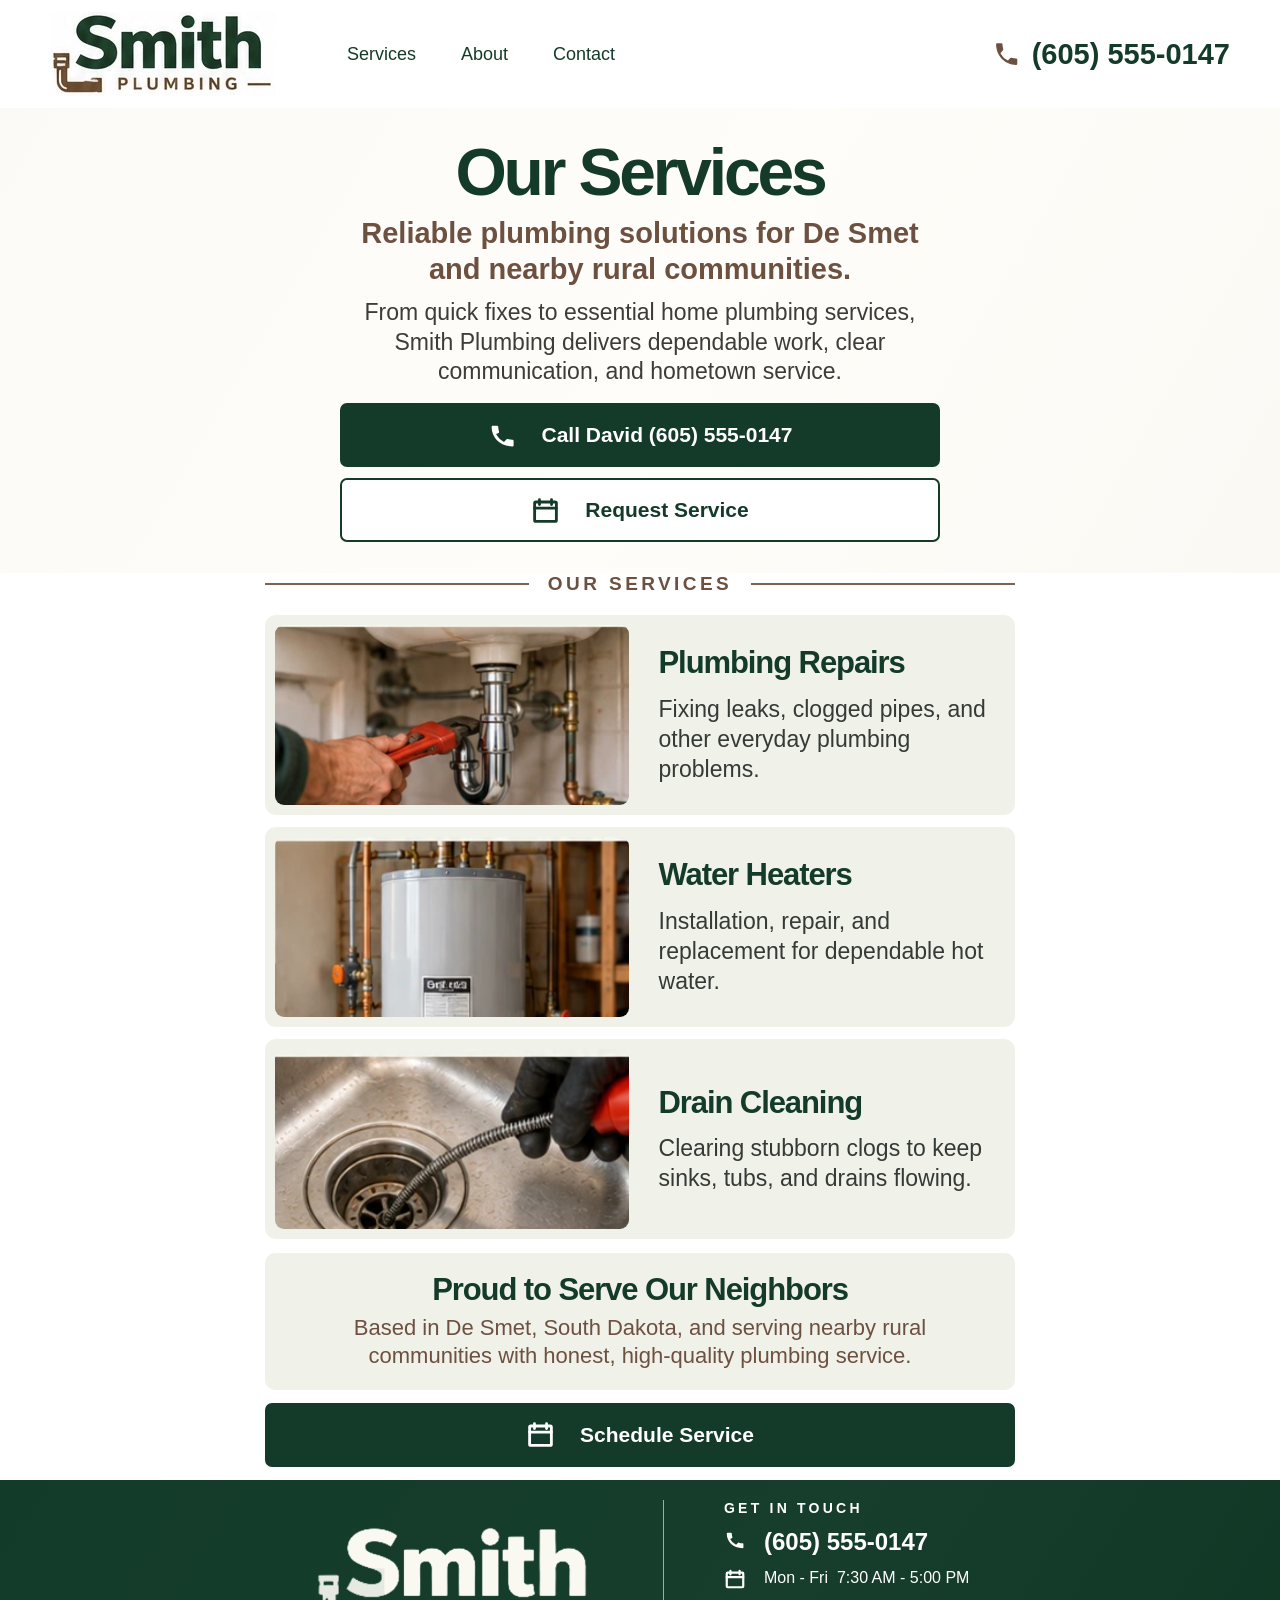
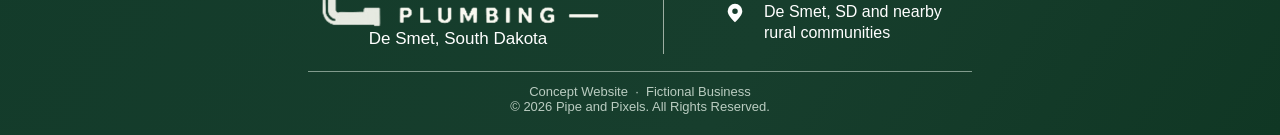
<file: services.html>
<!doctype html>
<html lang="en">
<head>
  <meta charset="UTF-8" />
  <meta name="viewport" content="width=device-width, initial-scale=1" />
  <meta name="theme-color" content="#153c2b" />
  <meta name="description" content="Dependable hometown plumbing services in De Smet, South Dakota. Plumbing repairs, water heaters, and drain cleaning from Smith Plumbing." />
  <title>Our Services | Smith Plumbing</title>
  <link rel="canonical" href="https://smith-plumbing-demo.pages.dev/services.html">
  <meta property="og:type" content="website">
  <meta property="og:site_name" content="Smith Plumbing">
  <meta property="og:title" content="Our Services | Smith Plumbing">
  <meta property="og:url" content="https://smith-plumbing-demo.pages.dev/services.html">

  <style>
    :root {
      --green: #143b2a;
      --green-dark: #103624;
      --brown: #6d5140;
      --ink: #343a36;
      --cream: #fbfaf6;
      --card: #f0f1e9;
      --white: #fff;
      --page-width: 750px;
      font-family: ui-sans-serif, -apple-system, BlinkMacSystemFont, "Segoe UI", Arial, Helvetica, sans-serif;
      color: var(--ink);
      background: var(--white);
      scroll-behavior: smooth;
      -webkit-font-smoothing: antialiased;
    }
    * { box-sizing: border-box; }
    body { margin: 0; min-width: 320px; }
    button, input, textarea, select { font: inherit; }
    button, a { -webkit-tap-highlight-color: transparent; }
    a { color: inherit; }
    button:focus-visible, a:focus-visible, input:focus-visible, textarea:focus-visible, select:focus-visible {
      outline: 3px solid #a78468; outline-offset: 3px;
    }
    .page-container { width: min(var(--page-width), calc(100% - 42px)); margin-inline: auto; }
    .site-header { background: #fff; border-bottom: 1px solid #f6f5f0; }
    .header-inner { height: 91px; max-width: 590px; margin: auto; padding: 0 15px; display: flex; align-items: center; justify-content: space-between; }
    .brand { display: flex; align-items: center; width: 205px; height: 81px; overflow: hidden; }
    .brand img { display: block; width: 205px; height: auto; }
    .header-actions { display: flex; align-items: center; gap: 28px; }
    .icon-link, .menu-button { width: 42px; height: 44px; display: inline-flex; justify-content: center; align-items: center; padding: 5px; border: 0; background: transparent; cursor: pointer; color: var(--green); }
    .icon-link { color: var(--brown); text-decoration: none; }
    .icon-link svg, .menu-button svg { width: 30px; height: 30px; }
    .navigation { background: #fff; border-bottom: 1px solid #e5e6df; }
    .navigation[hidden] { display: none; }
    .navigation-inner { max-width: 590px; margin: auto; display: grid; padding: 10px 16px 17px; gap: 5px; }
    .navigation a { padding: 10px 12px; color: var(--green); border-radius: 6px; text-decoration: none; font-size: 17px; font-weight: 650; }
    .navigation a:hover { background: var(--card); }
    .hero { background: linear-gradient(120deg, #fbfaf7 0%, #fffdf9 53%, #faf9f4 100%); padding: 27px 0 31px; text-align: center; }
    .hero-inner { max-width: 600px; width: calc(100% - 42px); margin: auto; }
    .hero h1 { margin: 0 0 3px; font-weight: 800; font-size: clamp(42px, 6.6vw, 66px); line-height: 1.15; letter-spacing: -0.048em; color: var(--green); }
    .hero .tagline { font-size: clamp(19px, 3.15vw, 29px); font-weight: 550; color: var(--brown); line-height: 1.25; margin: 4px 0 11px; }
    .hero .intro { max-width: 590px; margin: 0 auto 17px; font-size: clamp(17px, 2.65vw, 23px); line-height: 1.27; color: #3c3c3a; }
    .hero-actions { display: grid; gap: 11px; }
    .button { display: flex; align-items: center; justify-content: center; gap: 25px; min-height: 64px; padding: 12px 18px; text-decoration: none; border-radius: 7px; border: 2px solid var(--green); font-size: 21px; font-weight: 700; cursor: pointer; transition: filter 160ms ease, transform 160ms ease; }
    .button:hover { filter: brightness(1.08); }
    .button:active { transform: translateY(1px); }
    .button svg { width: 29px; height: 29px; flex: 0 0 29px; }
    .button-primary { color: #fff; background: var(--green); box-shadow: none; }
    .button-secondary { color: var(--green); background: white; }
    .services { padding: 0 0 13px; }
    .section-title { margin: 0 0 20px; display: flex; align-items: center; gap: 19px; color: var(--brown); font-size: 19px; font-weight: 800; letter-spacing: .18em; white-space: nowrap; text-align: center; }
    .section-title::before, .section-title::after { content: ""; height: 2px; flex: 1; background: var(--brown); opacity: .9; }
    .service-list { display: grid; gap: 12px; }
    .service-card { background: var(--card); border-radius: 11px; padding: 10px; display: grid; grid-template-columns: minmax(0, 1fr) minmax(0, .98fr); align-items: center; gap: 30px; min-height: 198px; }
    .service-card img { display: block; width: 100%; height: 180px; object-fit: cover; border-radius: 9px; }
    .service-card h3 { font-size: clamp(22px, 3.2vw, 31px); color: var(--green); letter-spacing: -.035em; line-height: 1.15; margin: 0 0 13px; font-weight: 790; }
    .service-card p { font-size: clamp(17px, 2.5vw, 23px); line-height: 1.31; margin: 0; }
    .neighborhood { margin-top: 14px; padding: 19px 25px 20px; border-radius: 10px; background: var(--card); text-align: center; }
    .neighborhood h2 { color: var(--green); font-weight: 800; letter-spacing: -.035em; font-size: clamp(22px, 3.5vw, 31px); margin: 0 0 6px; }
    .neighborhood p { color: var(--brown); font-size: clamp(18px, 2.6vw, 22px); line-height: 1.27; margin: 0; }
    .bottom-button { width: 100%; margin: 13px 0 0; }
    .footer { background: linear-gradient(122deg, #133b2a, #173e2d 60%, #103724); color: #fff; padding: 20px 0 21px; }
    .footer-inner { max-width: 680px; margin: auto; padding: 0 8px; }
    .footer-main { display: grid; grid-template-columns: 1fr 1.03fr; gap: 55px; align-items: center; }
    .footer-brand { text-align: center; }
    .footer-brand img { display: block; width: min(100%, 300px); height: auto; margin: 0 auto 2px; }
    .footer-brand p { margin: 0; font-size: 17px; }
    .footer-contact { border-left: 1px solid #9caea2; padding: 0 0 0 60px; }
    .footer-contact h2 { letter-spacing: .23em; font-size: 14px; font-weight: 750; margin: 0 0 12px; }
    .footer-contact a { text-decoration: none; }
    .contact-row { display: flex; gap: 18px; align-items: flex-start; margin: 0 0 10px; font-size: 16px; line-height: 1.35; }
    .contact-row svg { flex: 0 0 22px; height: 24px; width: 22px; }
    .contact-row.phone { font-size: 24px; font-weight: 800; line-height: 1.2; }
    .copyright { margin: 17px auto 0; padding: 12px 0 0; border-top: 1px solid #819b8d; color: #baccc1; text-align: center; font-size: 13px; }
    dialog { border: 0; border-radius: 15px; width: min(480px, calc(100% - 28px)); max-height: calc(100dvh - 25px); padding: 0; box-shadow: 0 18px 80px #0005; }
    dialog::backdrop { background: rgb(8 30 19 / 0.62); }
    .dialog-inner { padding: 28px; }
    .dialog-head { display: flex; align-items: start; justify-content: space-between; gap: 10px; }
    .dialog-head h2 { color: var(--green); font-size: 28px; line-height: 1.12; margin: 0 0 8px; }
    .close-dialog { border: 0; background: var(--card); cursor: pointer; border-radius: 100px; height: 36px; width: 36px; font-size: 25px; }
    .dialog-inner p { line-height: 1.43; margin: 5px 0 17px; }
    .form-field { display: grid; gap: 4px; margin: 0 0 11px; font-weight: 650; color: var(--green); }
    .form-field input, .form-field select, .form-field textarea { border: 1px solid #b7c1b6; border-radius: 7px; padding: 10px; background: white; color: #263b2e; width: 100%; font-size: 16px; }
    .dialog-action { margin-top: 15px; width: 100%; font-size: 17px; }
    .fineprint { font-size: 13px; color: #575b57; margin-top: 14px !important; }
    .noscript-msg { padding: 5px 18px; text-align: center; }
    @media (max-width: 800px) {
      .page-container { width: calc(100% - 34px); }
      .hero { padding: 35px 0 25px; }
      .footer-inner { padding: 0 21px; }
      .footer-main { gap: 25px; }
      .footer-contact { padding-left: 25px; }
      .service-card { gap: 18px; min-height: 180px; }
      .service-card img { height: 170px; }
    }
    @media (max-width: 520px) {
      .header-inner { height: 79px; padding-inline: 18px; }
      .brand { width: 170px; height: 75px; }
      .brand img { width: 174px; }
      .header-actions { gap: 15px; }
      .icon-link svg, .menu-button svg { width: 29px; height: 29px; }
      .hero { padding: 39px 0 25px; }
      .hero-inner { width: calc(100% - 38px); }
      .hero h1 { font-size: clamp(38px, 10.5vw, 51px); }
      .hero .tagline { font-size: 19px; margin: 9px 0 12px; }
      .hero .intro { font-size: 16px; line-height: 1.4; margin-bottom: 18px; }
      .button { min-height: 57px; font-size: 17px; gap: 15px; }
      .button svg { width: 24px; height: 24px; flex-basis: 24px; }
      .page-container { width: calc(100% - 36px); }
      .section-title { font-size: 13px; gap: 10px; letter-spacing: .16em; margin-bottom: 14px; }
      .service-list { gap: 11px; }
      .service-card { grid-template-columns: minmax(0, .92fr) minmax(0, 1fr); gap: 13px; min-height: 162px; padding: 8px; }
      .service-card img { height: 153px; }
      .service-card h3 { font-size: 20px; margin-bottom: 7px; letter-spacing: -.045em; }
      .service-card p { font-size: 14px; line-height: 1.28; }
      .neighborhood { padding: 17px 12px; }
      .neighborhood h2 { font-size: 22px; }
      .neighborhood p { font-size: 16px; line-height: 1.37; }
      .footer { padding: 26px 0 22px; }
      .footer-inner { padding: 0 24px; }
      .footer-main { grid-template-columns: 1fr; gap: 21px; }
      .footer-brand img { max-width: 280px; }
      .footer-contact { padding: 21px 0 0; border-left: 0; border-top: 1px solid #819b8d; }
      .footer-contact h2 { font-size: 15px; margin-bottom: 15px; }
      .contact-row { font-size: 16px; }
      .contact-row.phone { font-size: 23px; }
      .copyright { font-size: 13px; margin-top: 20px; }
    }
    @media (max-width: 355px) {
      .brand, .brand img { width: 150px; }
      .header-actions { gap: 5px; }
      .service-card { gap: 9px; }
      .service-card h3 { font-size: 18px; }
      .service-card p { font-size: 13px; }
    }
    @media (prefers-reduced-motion: reduce) {
      :root { scroll-behavior: auto; }
      .button { transition: none; }
    }
  
.site-header .brand{height:auto;overflow:visible}.site-header{border-bottom:0}.header-inner{justify-content:normal}.site-nav a{color:var(--green)}
.site-header{ background:#fff; position:relative; z-index:5; }.header-inner{ height:108px; max-width:1360px; margin:auto; padding:0 50px; display:flex; align-items:center; }.brand{ flex:0 0 225px; display:block; width:225px; line-height:0; }.brand img{ width:225px; height:84px; object-fit:contain; display:block; }.site-nav{ margin-left:72px; display:flex; gap:45px; align-items:center; }.site-nav a{ font-size:18px; text-decoration:none; font-weight:400; white-space:nowrap; transition:color .15s; }.site-nav a:hover, .site-nav a:focus-visible{ color:#846447; text-decoration:underline; text-underline-offset:5px; }.header-phone{ display:inline-flex; align-items:center; gap:12px; margin-left:auto; text-decoration:none; white-space:nowrap; font-size:29px; font-weight:700; color:var(--green); }.header-phone svg{ color:var(--brown); width:27px; height:27px; }.header-phone:hover, .footer-phone:hover{ text-decoration:underline; text-underline-offset:4px; }.menu-toggle{ display:none; background:transparent; border:0; color:var(--green); cursor:pointer; padding:8px; }.menu-toggle svg{ height:27px; width:27px; }@media (max-width:1050px) and (min-width:801px){.header-inner{ padding-left:50px; padding-right:39px; }.site-nav{ margin-left:72px; }.header-phone{ font-size:28px; }}@media (max-width:950px) and (min-width:801px){.header-inner{ padding:0 30px; }.brand,.brand img{ width:200px; }.brand{ flex-basis:200px; }.site-nav{ margin-left:34px; gap:25px; }.site-nav a{ font-size:17px; }.header-phone{ font-size:22px; gap:7px; }.header-phone svg{ width:22px; }}@media (max-width:800px){.header-inner{ height:82px; padding:0 22px; }.brand{ flex-basis:190px; width:190px; }.brand img{ width:190px; height:auto; }.header-phone{ font-size:19px; gap:7px; margin-left:auto; }.header-phone svg{ width:22px; height:22px; }.menu-toggle{ display:block; margin-left:14px; }.site-nav{ display:none; position:absolute; left:0; right:0; top:82px; margin:0; padding:15px 22px 20px; flex-direction:column; align-items:stretch; gap:0; background:white; box-shadow:0 9px 14px rgba(0,0,0,.12); }.site-nav[data-open="true"]{ display:flex; }.site-nav a{ padding:12px 4px; font-size:19px; }}@media (max-width:600px){.header-inner{ height:76px; padding:0 18px; }.brand{ width:170px; flex-basis:170px; }.brand img{ width:170px; }.header-phone span{ display:none; }.header-phone svg{ width:25px; height:25px; }.menu-toggle{ margin-left:14px; }.site-nav{ top:76px; }}
a.service-card{text-decoration:none}a.service-card:hover h3{text-decoration:underline}
</style>
</head>
<body>
  <header class="site-header" id="top">
    <div class="header-inner">
      <a href="index.html" class="brand" aria-label="Smith Plumbing home"><img src="[data-uri]" alt="Smith Plumbing" width="225" height="84" /></a>
      <nav class="site-nav" id="primary-nav" aria-label="Main navigation" data-open="false">
        <a href="services.html" aria-current="page">Services</a>
        <a href="about.html">About</a>
        <a href="contact.html">Contact</a>
      </nav>
      <a class="header-phone" href="tel:+16055550147" aria-label="Call Smith Plumbing at 605 555 0147">
        <svg viewBox="0 0 24 24" fill="currentColor" aria-hidden="true"><path d="M6.62 10.79a15.1 15.1 0 006.59 6.59l2.2-2.2a1.1 1.1 0 011.13-.27c1.24.41 2.57.63 3.95.63a1.1 1.1 0 011.1 1.1v3.5a1.1 1.1 0 01-1.1 1.1C10.9 21.24 2.76 13.1 2.76 3.1A1.1 1.1 0 013.86 2h3.5a1.1 1.1 0 011.1 1.1c0 1.38.22 2.71.63 3.95a1.1 1.1 0 01-.27 1.13l-2.2 2.61z"/></svg>
        <span>(605) 555-0147</span>
      </a>
      <button class="menu-toggle" type="button" aria-label="Open navigation menu" aria-controls="primary-nav" aria-expanded="false">
        <svg viewBox="0 0 24 24" fill="none" stroke="currentColor" stroke-width="2" stroke-linecap="round" aria-hidden="true"><path d="M4 6h16M4 12h16M4 18h16"/></svg>
      </button>
    </div>
  </header>

  <main>
    <section class="hero" aria-labelledby="services-heading">
      <div class="hero-inner">
        <h1 id="services-heading">Our Services</h1>
        <p class="tagline">Reliable plumbing solutions for De Smet<br class="desktop-break" /> and nearby rural communities.</p>
        <p class="intro">From quick fixes to essential home plumbing services, Smith Plumbing delivers dependable work, clear communication, and hometown service.</p>
        <div class="hero-actions">
          <a href="tel:+16055550147" class="button button-primary">
            <svg viewBox="0 0 24 24" fill="currentColor" aria-hidden="true"><path d="M6.7 10.8a15.1 15.1 0 0 0 6.5 6.5l2.16-2.17a1.05 1.05 0 0 1 1.08-.25c1.16.39 2.43.6 3.75.6a1.01 1.01 0 0 1 1.01 1V20a1 1 0 0 1-1.01 1C10.1 21 3 13.9 3 5.02A1 1 0 0 1 4.01 4h3.5a1 1 0 0 1 1 1c0 1.34.21 2.6.6 3.78.1.36.02.78-.25 1.06Z"/></svg>
            <span>Call David (605) 555-0147</span>
          </a>
          <button type="button" class="button button-secondary" data-open-request>
            <svg viewBox="0 0 24 24" fill="none" stroke="currentColor" stroke-width="2.35" stroke-linecap="round" stroke-linejoin="round" aria-hidden="true"><rect x="3" y="5" width="18" height="16" rx="1" /><path d="M7 3v4M17 3v4M3 10h18" /></svg>
            <span>Request Service</span>
          </button>
        </div>
      </div>
    </section>

    <section class="services page-container" id="services" aria-labelledby="service-list-title">
      <h2 id="service-list-title" class="section-title">OUR SERVICES</h2>
      <div class="service-list">
        <a class="service-card" href="plumbing-repairs.html">
          <img src="assets/plumbing-repairs.webp" alt="A plumber repairing pipes under a sink" width="339" height="169" loading="eager" />
          <div><h3>Plumbing Repairs</h3><p>Fixing leaks, clogged pipes, and other everyday plumbing problems.</p></div>
        </a>
        <a class="service-card" href="water-heaters.html">
          <img src="assets/water-heaters.webp" alt="Residential water heater and connecting pipes" width="339" height="163" loading="lazy" />
          <div><h3>Water Heaters</h3><p>Installation, repair, and replacement for dependable hot water.</p></div>
        </a>
        <a class="service-card" href="drain-cleaning.html">
          <img src="assets/drain-cleaning.webp" alt="Drain cleaning cable being used to clear a kitchen sink drain" width="339" height="156" loading="lazy" />
          <div><h3>Drain Cleaning</h3><p>Clearing stubborn clogs to keep sinks, tubs, and drains flowing.</p></div>
        </a>
      </div>
      <section class="neighborhood" aria-labelledby="neighbors-title">
        <h2 id="neighbors-title">Proud to Serve Our Neighbors</h2>
        <p>Based in De Smet, South Dakota, and serving nearby rural communities with honest, high-quality plumbing service.</p>
      </section>
      <button type="button" class="button button-primary bottom-button" data-open-request>
        <svg viewBox="0 0 24 24" fill="none" stroke="currentColor" stroke-width="2.35" stroke-linecap="round" stroke-linejoin="round" aria-hidden="true"><rect x="3" y="5" width="18" height="16" rx="1" /><path d="M7 3v4M17 3v4M3 10h18" /></svg>
        <span>Schedule Service</span>
      </button>
    </section>
  </main>

  <footer class="footer" id="contact">
    <div class="footer-inner">
      <div class="footer-main">
        <div class="footer-brand">
          <img src="assets/smith-logo-footer.png" alt="Smith Plumbing" width="437" height="177" loading="lazy" />
          <p>De Smet, South Dakota</p>
        </div>
        <section class="footer-contact" aria-label="Get in touch">
          <h2>GET IN TOUCH</h2>
          <p class="contact-row phone"><svg viewBox="0 0 24 24" fill="currentColor" aria-hidden="true"><path d="M6.7 10.8a15.1 15.1 0 0 0 6.5 6.5l2.16-2.17a1.05 1.05 0 0 1 1.08-.25c1.16.39 2.43.6 3.75.6a1.01 1.01 0 0 1 1.01 1V20a1 1 0 0 1-1.01 1C10.1 21 3 13.9 3 5.02A1 1 0 0 1 4.01 4h3.5a1 1 0 0 1 1 1c0 1.34.21 2.6.6 3.78.1.36.02.78-.25 1.06Z"/></svg><a href="tel:+16055550147">(605) 555-0147</a></p>
          <p class="contact-row"><svg viewBox="0 0 24 24" fill="none" stroke="currentColor" stroke-width="2.4" stroke-linecap="round" aria-hidden="true"><rect x="3" y="5" width="18" height="16" rx="1"/><path d="M7 3v4M17 3v4M3 10h18"/></svg><span>Mon - Fri&nbsp; 7:30 AM - 5:00 PM</span></p>
          <p class="contact-row"><svg viewBox="0 0 24 24" fill="currentColor" aria-hidden="true"><path d="M12 2a8 8 0 0 0-8 8c0 5.2 8 12 8 12s8-6.8 8-12a8 8 0 0 0-8-8Zm0 11a3 3 0 1 1 0-6 3 3 0 0 1 0 6Z"/></svg><span>De Smet, SD and nearby rural communities</span></p>
        </section>
      </div>
      <p class="copyright">Concept Website &nbsp;·&nbsp; Fictional Business<br />© 2026 Pipe and Pixels. All Rights Reserved.</p>
    </div>
  </footer>

  <dialog id="request-dialog" aria-labelledby="dialog-title">
    <div class="dialog-inner">
      <div class="dialog-head">
        <h2 id="dialog-title">Request Plumbing Service</h2>
        <button type="button" class="close-dialog" aria-label="Close request form" id="close-dialog">&times;</button>
      </div>
      <p>Tell David what you need. This creates a text message on your device for you to review and send.</p>
      <form id="request-form">
        <label class="form-field">Your name<input name="customer" autocomplete="name" required maxlength="80" placeholder="Your name" /></label>
        <label class="form-field">Service needed
          <select name="service" required>
            <option value="">Choose a service</option>
            <option>Plumbing Repairs</option>
            <option>Water Heaters</option>
            <option>Drain Cleaning</option>
            <option>Other Plumbing Service</option>
          </select>
        </label>
        <label class="form-field">How can we help?<textarea name="message" maxlength="700" rows="3" required placeholder="Describe your plumbing problem"></textarea></label>
        <button type="submit" class="button button-primary dialog-action">Open Text Message</button>
      </form>
      <p class="fineprint">No information is submitted to this website. The phone number is fictional and must be replaced before publishing for a real business.</p>
      <a href="tel:+16055550147" style="color:var(--green);font-weight:700">Or call (605) 555-0147</a>
    </div>
  </dialog>
  <noscript><p class="noscript-msg">For service requests, call <a href="tel:+16055550147">(605) 555-0147</a>.</p></noscript>
  <script>
    (() => {
      const toggle = document.querySelector('.menu-toggle');
      const nav = document.querySelector('.site-nav');
      function setOpen(open){
        nav.dataset.open=String(open);
        toggle.setAttribute('aria-expanded',String(open));
        toggle.setAttribute('aria-label',open?'Close navigation menu':'Open navigation menu');
      }
      toggle.addEventListener('click',()=>setOpen(nav.dataset.open!=='true'));
      nav.querySelectorAll('a').forEach(a=>a.addEventListener('click',()=>setOpen(false)));
      document.addEventListener('keydown',e=>{if(e.key==='Escape')setOpen(false)});
      document.addEventListener('click',e=>{if(!e.target.closest('.site-header'))setOpen(false)});
      const dialog = document.getElementById('request-dialog');
      document.querySelectorAll('[data-open-request]').forEach(button => button.addEventListener('click', event => {
        event.preventDefault();
        dialog.showModal();
      }));
      document.getElementById('close-dialog').addEventListener('click', () => dialog.close());
      dialog.addEventListener('click', event => { if (event.target === dialog) dialog.close(); });
      document.getElementById('request-form').addEventListener('submit', event => {
        event.preventDefault();
        const data = new FormData(event.currentTarget);
        const message = `Smith Plumbing service request\nName: ${data.get('customer')}\nService: ${data.get('service')}\nDetails: ${data.get('message')}`;
        const destination = `sms:+16055550147?body=${encodeURIComponent(message)}`;
        window.location.href = destination;
      });
    })();
  </script>
</body>
</html>
</file>
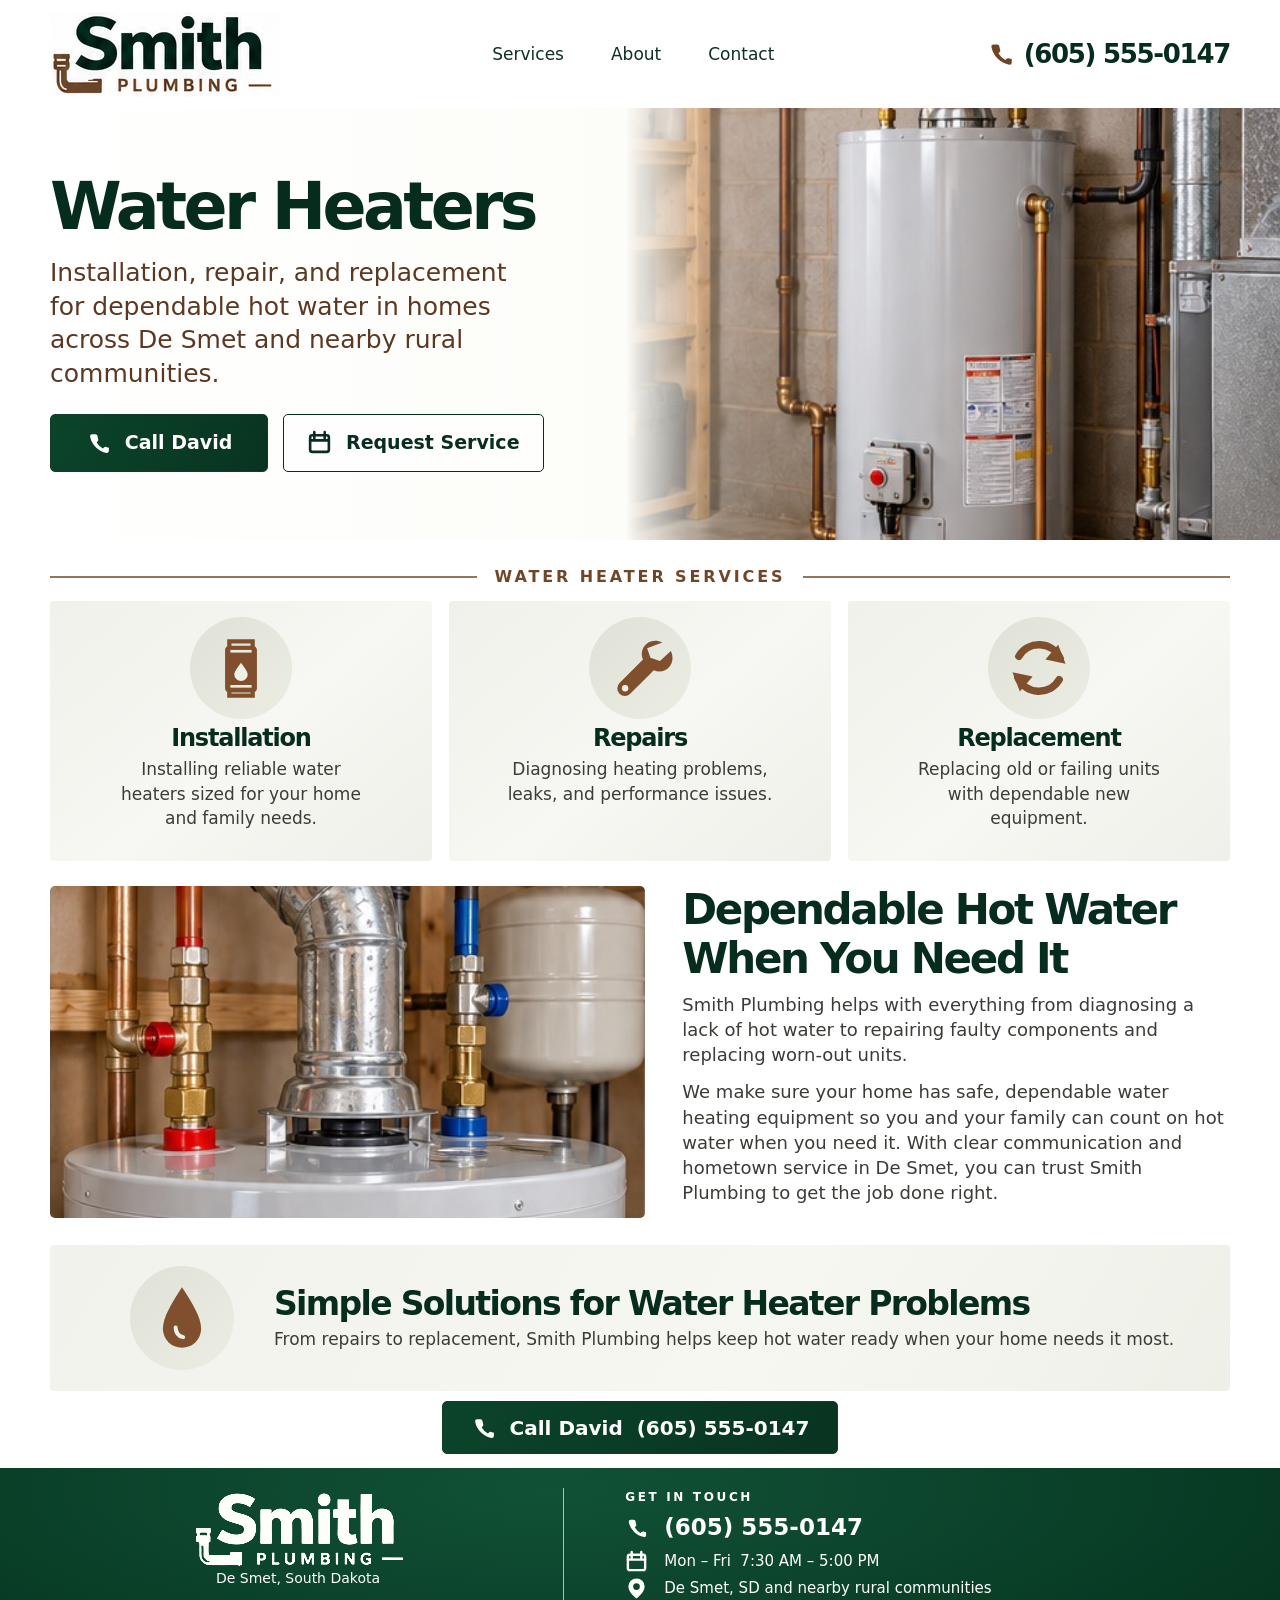
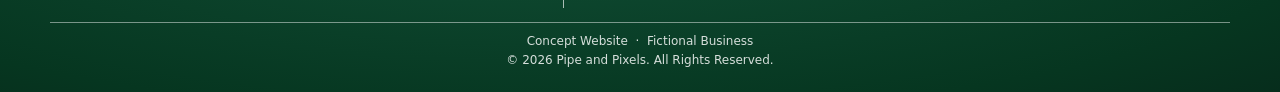
<file: water-heaters.html>
<!doctype html>
<html lang="en">
<head>
  <meta charset="utf-8">
  <meta name="viewport" content="width=device-width, initial-scale=1">
  <meta name="theme-color" content="#0b3625">
  <meta name="description" content="Water heater installation, repair, and replacement in De Smet, SD and nearby rural communities. Dependable hot water and hometown service from Smith Plumbing.">
  <title>Water Heaters | Smith Plumbing | De Smet, SD</title>
  <link rel="canonical" href="https://smith-plumbing-demo.pages.dev/water-heaters.html">
  <meta property="og:type" content="website">
  <meta property="og:site_name" content="Smith Plumbing">
  <meta property="og:title" content="Water Heaters | Smith Plumbing | De Smet, SD">
  <meta property="og:url" content="https://smith-plumbing-demo.pages.dev/water-heaters.html">

  <meta property="og:type" content="website">
  <meta property="og:title" content="Water Heaters | Smith Plumbing">
  <meta property="og:description" content="Smith Plumbing provides dependable water heater installation, repair, and replacement in De Smet and nearby rural communities.">
  <meta property="og:image" content="assets/water-heater-hero.jpg">
  <link rel="icon" href="assets/favicon.svg" type="image/svg+xml">
  <link rel="stylesheet" href="water-heaters.css">
  <script src="script.js" defer></script>
</head>
<body>
  <svg class="svg-icons" xmlns="http://www.w3.org/2000/svg" aria-hidden="true" focusable="false">
    <symbol id="i-phone" viewBox="0 0 24 24"><path d="M22 16.9v3.1a2 2 0 0 1-2.18 2A19.8 19.8 0 0 1 3.94 6.17 2 2 0 0 1 5.93 4h3.1a2 2 0 0 1 2 1.72c.13.99.36 1.95.68 2.85a2 2 0 0 1-.45 2.11l-1.1 1.1a16 16 0 0 0 6.06 6.06l1.1-1.1a2 2 0 0 1 2.11-.45c.9.32 1.86.55 2.85.68A2 2 0 0 1 22 16.9Z" fill="currentColor"/></symbol>
    <symbol id="i-calendar" viewBox="0 0 24 24"><rect x="3" y="5" width="18" height="16" rx="2" fill="none" stroke="currentColor" stroke-width="2.5"/><path d="M7 2v6M17 2v6M3 10h18" stroke="currentColor" stroke-width="2.5" stroke-linecap="round"/></symbol>
    <symbol id="i-pin" viewBox="0 0 24 24"><path fill="currentColor" d="M12 1.5a8.5 8.5 0 0 0-8.5 8.5c0 6.6 8.5 12.5 8.5 12.5s8.5-5.9 8.5-12.5A8.5 8.5 0 0 0 12 1.5Zm0 12a3.5 3.5 0 1 1 0-7 3.5 3.5 0 0 1 0 7Z"/></symbol>
    <symbol id="i-installation" viewBox="0 0 64 64">
      <rect x="17" y="11" width="30" height="44" rx="4" fill="currentColor"/>
      <path d="M21 11V7h22v4M21 55v3h22v-3" stroke="currentColor" stroke-width="4" stroke-linecap="round" fill="none"/>
      <rect x="22" y="15" width="20" height="2.5" fill="#eeeae1"/>
      <rect x="22" y="48" width="20" height="2.5" fill="#eeeae1"/>
      <path d="M32 27c-3.8 5.2-6.3 8.5-6.3 11a6.3 6.3 0 0 0 12.6 0c0-2.5-2.5-5.8-6.3-11Z" fill="#f1f0e8"/>
    </symbol>
    <symbol id="i-wrench" viewBox="0 0 64 64">
      <path d="M53 8c-4.7-2.4-10.4-2.2-14.6 1.1-4.6 3.7-5.9 9.6-3.6 14.9L12.7 46.2a7.1 7.1 0 0 0 10.1 10.1L45 34.2c5.3 2.3 11.2 1 14.9-3.6C63.2 26.4 63.4 20.7 61 16l-10.2 9.4-9-3.1-3.1-9Z" fill="currentColor"/>
      <circle cx="18" cy="51" r="3" fill="#f1f0e8"/>
    </symbol>
    <symbol id="i-replace" viewBox="0 0 64 64">
      <path d="M52 23A22 22 0 0 0 13 21" stroke="currentColor" stroke-width="7" stroke-linecap="round" fill="none"/>
      <path d="M50 10l7 18-19-4Z" fill="currentColor"/>
      <path d="M12 41A22 22 0 0 0 51 43" stroke="currentColor" stroke-width="7" stroke-linecap="round" fill="none"/>
      <path d="M14 54 7 36l19 4Z" fill="currentColor"/>
    </symbol>
    <symbol id="i-water-drop" viewBox="0 0 64 64">
      <path d="M32 3C23 17 14 31 14 42a18 18 0 0 0 36 0C50 31 41 17 32 3Z" fill="currentColor"/>
      <path d="M26 41c.3 6 3.2 8.2 7 9" stroke="#f1f0e8" stroke-width="3.8" stroke-linecap="round" fill="none"/>
    </symbol>
  </svg>
  <a class="skip-link" href="#main">Skip to content</a>
  <header class="site-header">
    <div class="header-inner layout-container">
      <a class="brand-link" href="/" aria-label="Smith Plumbing home">
        <img src="assets/smith-plumbing-logo.png" width="230" height="85" alt="Smith Plumbing" fetchpriority="high">
      </a>
      <nav class="desktop-nav" aria-label="Main navigation">
        <a href="services.html">Services</a>
        <a href="about.html">About</a>
        <a href="contact.html">Contact</a>
      </nav>
      <a class="header-phone" href="tel:+16055550147" aria-label="Call Smith Plumbing at 605-555-0147">
        <svg class="icon" aria-hidden="true"><use href="#i-phone"/></svg><span>(605) 555-0147</span>
      </a>
      <button class="menu-toggle" type="button" aria-controls="mobile-menu" aria-expanded="false" aria-label="Open navigation menu">
        <span></span><span></span><span></span>
      </button>
    </div>
    <nav id="mobile-menu" class="mobile-nav" aria-label="Mobile navigation" hidden>
      <a href="services.html">Services</a>
      <a href="about.html">About</a>
      <a href="contact.html">Contact</a>
      
    </nav>
  </header>

  <main id="main">
    <section class="hero" aria-labelledby="hero-heading">
      <div class="hero-photo" role="img" aria-label="Residential water heater in a tidy utility room with visible copper pipes and fittings"></div>
      <div class="layout-container hero-container">
        <div class="hero-content">
          <h1 id="hero-heading">Water Heaters</h1>
          <p>Installation, repair, and replacement for dependable hot water in homes across De Smet and nearby rural communities.</p>
          <div class="hero-buttons">
            <a class="button button-primary" href="tel:+16055550147"><svg class="icon" aria-hidden="true"><use href="#i-phone"/></svg>Call David</a>
            <a class="button button-outline" href="contact.html"><svg class="icon" aria-hidden="true"><use href="#i-calendar"/></svg>Request Service</a>
          </div>
        </div>
      </div>
    </section>

    <section class="services-section layout-container" aria-labelledby="services-heading">
      <div class="section-divider"><span class="divider-line"></span><h2 id="services-heading">Water Heater Services</h2><span class="divider-line"></span></div>
      <div class="services-grid">
        <article class="service-card">
          <span class="service-icon-circle"><svg class="service-icon" aria-hidden="true"><use href="#i-installation"/></svg></span>
          <h3>Installation</h3>
          <p>Installing reliable water heaters sized for your home and family needs.</p>
        </article>
        <article class="service-card">
          <span class="service-icon-circle"><svg class="service-icon" aria-hidden="true"><use href="#i-wrench"/></svg></span>
          <h3>Repairs</h3>
          <p>Diagnosing heating problems, leaks, and performance issues.</p>
        </article>
        <article class="service-card">
          <span class="service-icon-circle"><svg class="service-icon" aria-hidden="true"><use href="#i-replace"/></svg></span>
          <h3>Replacement</h3>
          <p>Replacing old or failing units with dependable new equipment.</p>
        </article>
      </div>
    </section>

    <section class="repair-details layout-container" aria-labelledby="details-heading">
      <div class="detail-image-wrap"><img src="assets/water-heater-detail.jpg" width="479" height="291" alt="Close-up of hot and cold water connections, copper pipes and venting on a residential water heater" loading="lazy"></div>
      <div class="detail-text">
        <h2 id="details-heading">Dependable Hot Water<br class="desktop-break"> When You Need It</h2>
        <p>Smith Plumbing helps with everything from diagnosing a lack of hot water to repairing faulty components and replacing worn-out units.</p>
        <p>We make sure your home has safe, dependable water heating equipment so you and your family can count on hot water when you need it. With clear communication and hometown service in De Smet, you can trust Smith Plumbing to get the job done right.</p>
      </div>
    </section>

    <section class="cta-section layout-container" aria-labelledby="cta-heading">
      <div class="callout">
        <div class="callout-icon"><svg class="service-icon" aria-hidden="true"><use href="#i-water-drop"/></svg></div>
        <div>
          <h2 id="cta-heading">Simple Solutions for Water Heater Problems</h2>
          <p>From repairs to replacement, Smith Plumbing helps keep hot water ready when your home needs it most.</p>
        </div>
      </div>
      <div class="cta-actions"><a class="button button-primary button-cta" href="tel:+16055550147"><svg class="icon" aria-hidden="true"><use href="#i-phone"/></svg>Call David&nbsp; (605) 555-0147</a></div>
    </section>
  </main>

  <footer class="site-footer">
    <div class="layout-container">
      <div class="footer-main">
        <div class="footer-brand">
          <a href="/" aria-label="Smith Plumbing home"><img src="assets/smith-plumbing-logo-white.png" alt="Smith Plumbing" width="223" height="82"></a>
          <p>De Smet, South Dakota</p>
        </div>
        <div class="footer-contact">
          <p class="footer-eyebrow">Get in Touch</p>
          <a class="footer-phone" href="tel:+16055550147"><svg class="icon" aria-hidden="true"><use href="#i-phone"/></svg><strong>(605) 555-0147</strong></a>
          <p><svg class="icon" aria-hidden="true"><use href="#i-calendar"/></svg>Mon – Fri&nbsp; 7:30 AM – 5:00 PM</p>
          <p><svg class="icon" aria-hidden="true"><use href="#i-pin"/></svg>De Smet, SD and nearby rural communities</p>
        </div>
      </div>
      <div class="footer-bottom">Concept Website &nbsp;·&nbsp; Fictional Business<br />© 2026 Pipe and Pixels. All Rights Reserved.</div>
    </div>
  </footer>
</body>
</html>
</file>
<file: drain-cleaning.css>
:root{--green:#092e20;--green-deep:#062c1e;--brown:#704324;--ink:#152d24;--body:#3c3b36;--pale:#f2f3ec;--cream:#f9f9f5;--max-width:1180px}
*,*::before,*::after{box-sizing:border-box}
html{scroll-behavior:smooth}
body{margin:0;background:white;color:var(--body);font-family:Inter,system-ui,Arial,sans-serif;font-size:16px;line-height:1.55;-webkit-font-smoothing:antialiased}
a{color:inherit;text-decoration:none}
button{font:inherit}
img{max-width:100%;display:block}
.svg-icons{width:0;height:0;position:absolute;overflow:hidden}
.layout-container{width:min(calc(100% - 92px),var(--max-width));margin-inline:auto}
.skip-link{position:absolute;z-index:100;left:14px;top:-70px;background:#fff;color:var(--green);padding:12px 20px;border:2px solid var(--green)}
.skip-link:focus{top:12px}
:focus-visible{outline:3px solid #b47e49;outline-offset:4px}
.icon{height:25px;width:25px;flex:0 0 auto;fill:currentColor}
h1,h2,h3{color:var(--green-deep);font-family:Inter,system-ui,Arial,sans-serif;letter-spacing:-.047em;line-height:1.12;margin:0;font-weight:800}
p{margin:0}
.site-header{background:#fff;position:relative;z-index:5}
.header-inner{height:108px;display:flex;align-items:center;justify-content:space-between;gap:20px}
.brand-link{flex-shrink:0;width:230px;display:block}
.brand-link img{width:230px;height:85px;object-fit:contain}
.desktop-nav{display:flex;align-items:center;justify-content:center;gap:47px;margin-left:auto;margin-right:auto;color:#112f23;font-size:17px;font-weight:400}
.desktop-nav a:hover,.desktop-nav a:focus-visible{text-decoration:underline;text-underline-offset:5px}
.header-phone{display:flex;gap:10px;align-items:center;font-size:26px;font-weight:700;letter-spacing:-.05em;color:var(--green-deep);white-space:nowrap}
.header-phone .icon{width:27px;height:27px;color:var(--brown)}
.header-phone:hover,.footer-phone:hover{opacity:.8}
.menu-toggle,.mobile-nav{display:none}
.hero{height:384px;position:relative;overflow:hidden;background:linear-gradient(90deg,#fff 0%,#fcfcf8 55%,#f7f4e9 100%)}
.hero-photo{background-image:url('assets/drain-cleaning-hero.jpg');background-size:cover;background-position:center center;position:absolute;inset:0 0 0 49%;z-index:0}
.hero-photo::before{content:'';position:absolute;inset:0;background:linear-gradient(90deg,#faf9f4 0%,rgba(250,249,244,.87) 2%,rgba(250,249,244,.32) 14%,transparent 34%)}
.hero-container{position:relative;height:100%;display:flex;align-items:center;z-index:1}
.hero-content{width:min(540px,56%);padding-bottom:5px}
.hero h1{font-size:clamp(42px,5.45vw,64px);font-weight:900;letter-spacing:-.055em;margin-bottom:12px;white-space:nowrap}
.hero p{font-size:clamp(19px,2.26vw,25px);line-height:1.35;color:#5c3823;max-width:475px;margin-bottom:23px}
.hero-buttons{display:flex;gap:15px;align-items:center;flex-wrap:wrap}
.button{min-height:58px;display:inline-flex;align-items:center;justify-content:center;gap:14px;border-radius:5px;border:1.5px solid var(--green);font-size:19px;font-weight:600;line-height:1.2;padding:12px 23px;transition:background-color .18s,transform .18s,box-shadow .18s;color:var(--green)}
.button:hover{transform:translateY(-1px);box-shadow:0 5px 14px rgba(0,0,0,.10)}
.button-primary{background:linear-gradient(115deg,#0b442a,#083421);border-color:#103d2a;color:#fff}
.button-primary:hover{background:#0e5134}
.button-outline{background:rgba(255,255,255,.72);color:var(--green)}
.button-outline:hover{background:#eef2eb}
.hero .button:first-child{min-width:218px}.hero .button:last-child{min-width:229px}
.services-section{padding-top:19px}
.section-divider{display:flex;align-items:center;justify-content:center;gap:18px;margin:0 0 13px}
.section-divider h2{font-family:Inter,system-ui,Arial,sans-serif;font-weight:700;color:#704628;text-align:center;font-size:16px;line-height:1.4;text-transform:uppercase;letter-spacing:.18em;white-space:nowrap}
.divider-line{height:1.5px;background:#906f52;flex:1;opacity:.95}
.services-grid{display:grid;grid-template-columns:repeat(3,minmax(0,1fr));gap:17px}
.service-card{border-radius:4px;background:linear-gradient(140deg,#f0f1ea,#f7f7f3 53%,#eff0e9);text-align:center;min-height:244px;display:flex;flex-direction:column;align-items:center;padding:10px 20px 16px}
.service-icon-circle,.callout-icon{border-radius:50%;background:linear-gradient(135deg,#dfe2d7,#ecece3);display:flex;align-items:center;justify-content:center;color:#80502e;flex:0 0 auto}
.service-icon-circle{width:102px;height:102px;margin-bottom:6px}
.service-icon{width:68px;height:68px;fill:currentColor}
.service-card h3{font-size:24px;font-weight:800;letter-spacing:-.05em;margin-bottom:5px}
.service-card p{font-size:17px;line-height:1.44;max-width:265px}
.repair-details{display:grid;grid-template-columns:1fr .92fr;gap:37px;margin-top:20px;align-items:start}
.detail-image-wrap{border-radius:5px;overflow:hidden;height:288px;background:#efefeb}
.detail-image-wrap img{height:100%;width:100%;object-fit:cover;object-position:center}
.detail-text h2{font-size:36px;font-weight:900;letter-spacing:-.055em;margin:0 0 8px;line-height:1.16}
.detail-text p{font-size:17px;line-height:1.45;margin-bottom:12px}
.detail-text p:last-child{margin-bottom:0}
.cta-section{margin-top:23px;margin-bottom:14px}
.callout{min-height:134px;display:flex;align-items:center;gap:40px;background:linear-gradient(120deg,#f1f2ec,#f6f7f1 60%,#eef0e8);padding:17px 36px 17px 80px;border-radius:4px}
.callout-icon{height:104px;width:104px}
.callout h2{font-size:33px;font-weight:900;letter-spacing:-.05em;margin-bottom:5px}
.callout p{font-size:17px;line-height:1.38}
.cta-actions{text-align:center;padding-top:10px}
.button-cta{min-height:53px;font-size:20px;padding:10px 28px}
.site-footer{color:#fff;background:radial-gradient(ellipse at 43% 10%,#105235 0%,#0d462e 34%,#063620 80%,#062d1c 100%);padding:20px 0 22px}
.footer-main{display:flex;justify-content:center;align-items:flex-start;padding:0 0 14px;min-height:127px}
.footer-brand{width:42%;text-align:center;padding-top:0;padding-right:35px}
.footer-brand a{display:block;width:max-content;max-width:100%;margin:0 auto}
.footer-brand img{width:223px;height:82px;object-fit:contain}
.footer-brand p{font-size:14px;margin-top:-2px}
.footer-contact{width:55%;border-left:1px solid rgba(255,255,255,.65);padding-left:61px;min-height:120px;font-size:15px}
.footer-eyebrow{font-size:12px;font-weight:600;text-transform:uppercase;letter-spacing:.22em;margin-bottom:6px}
.footer-phone{display:flex;align-items:center;gap:16px;font-size:23px;line-height:1.3;margin-bottom:7px}
.footer-contact p:not(.footer-eyebrow){display:flex;align-items:center;gap:16px;margin-bottom:4px}
.footer-contact .icon{width:23px;height:23px;flex:none}
.footer-bottom{text-align:center;font-size:12px;border-top:1px solid rgba(255,255,255,.46);padding-top:9px;color:rgba(255,255,255,.83)}
@media(min-width:1250px){.hero{height:432px}.hero p{font-size:25px}.hero h1{font-size:65px}.services-section{padding-top:26px}.service-card{min-height:260px;padding-top:16px}.repair-details{margin-top:25px}.detail-image-wrap{height:332px}.detail-text h2{font-size:42px}.detail-text p{font-size:18px}.cta-section{margin-top:27px}.callout{min-height:146px}}
@media(max-width:950px){.layout-container{width:calc(100% - 56px)}.header-inner{height:94px}.brand-link,.brand-link img{width:205px}.desktop-nav{gap:26px;font-size:16px}.header-phone{font-size:20px}.hero-content{width:58%}.hero h1{font-size:clamp(40px,5.3vw,55px)}.hero p{font-size:20px}.hero .button{min-width:0!important;font-size:17px;padding-inline:15px}.services-grid{gap:12px}.service-card{padding-inline:12px}.service-card h3{font-size:22px}.service-card p{font-size:15.5px}.repair-details{gap:25px}.detail-text h2{font-size:31px}.detail-text p{font-size:16px}.callout{padding-left:34px;gap:26px}.callout h2{font-size:29px}.footer-contact{padding-left:40px}}
@media(max-width:720px){.layout-container{width:calc(100% - 38px)}.header-inner{height:78px}.brand-link,.brand-link img{width:176px;height:auto}.desktop-nav,.header-phone{display:none}.menu-toggle{display:flex;align-items:center;justify-content:center;gap:5px;flex-direction:column;width:43px;height:43px;border:1px solid #d9ddd5;border-radius:6px;color:var(--green);background:#fff;cursor:pointer}.menu-toggle span{display:block;width:21px;height:2px;background:currentColor;border-radius:2px;transition:transform .2s,opacity .2s}.menu-toggle[aria-expanded="true"] span:nth-child(1){transform:translateY(7px) rotate(45deg)}.menu-toggle[aria-expanded="true"] span:nth-child(2){opacity:0}.menu-toggle[aria-expanded="true"] span:nth-child(3){transform:translateY(-7px) rotate(-45deg)}.mobile-nav:not([hidden]){display:flex;flex-direction:column;padding:4px 19px 17px;border-top:1px solid #f0f1ea;background:#fff;box-shadow:0 8px 12px rgba(0,0,0,.08)}.mobile-nav a{padding:11px 9px;font-weight:600;border-bottom:1px solid #eeeeea;color:var(--green)}.hero{height:auto;background:#faf9f4;padding:0 0 30px;display:flex;flex-direction:column}.hero-photo{position:relative;inset:auto;width:100%;height:250px;background-position:center 48%;order:0}.hero-photo::before{background:none}.hero-container{order:1;height:auto;display:block}.hero-content{width:100%;padding:24px 0 0}.hero h1{font-size:clamp(37px,9vw,54px);white-space:normal;margin-bottom:12px}.hero p{font-size:19px;max-width:100%;margin-bottom:22px}.hero-buttons{gap:10px}.hero .button{flex:1;min-height:53px;font-size:16px;padding:11px}.hero .icon{width:22px;height:22px}.services-section{padding-top:26px}.section-divider{gap:10px}.section-divider h2{white-space:normal;font-size:12px;letter-spacing:.13em}.services-grid{grid-template-columns:1fr;gap:12px}.service-card{min-height:0;display:grid;grid-template-columns:75px 1fr;grid-template-rows:auto auto;gap:0 13px;align-items:center;text-align:left;padding:14px 16px}.service-icon-circle{width:72px;height:72px;margin:0;grid-row:1/3}.service-icon{width:49px;height:49px}.service-card h3{font-size:22px;align-self:end;margin-bottom:4px}.service-card p{align-self:start;max-width:none;font-size:15px}.repair-details{margin-top:25px;grid-template-columns:1fr;gap:20px}.detail-image-wrap{height:auto;aspect-ratio:1.63}.detail-text h2{font-size:32px}.desktop-break{display:none}.detail-text p{font-size:16px}.cta-section{margin-top:24px}.callout{padding:20px;gap:18px;align-items:flex-start}.callout-icon{width:66px;height:66px}.callout-icon .service-icon{width:45px;height:45px}.callout h2{font-size:26px}.callout p{font-size:15.5px}.button-cta{font-size:17px;width:min(100%,380px)}.site-footer{padding-top:28px}.footer-main{flex-direction:column;align-items:center;gap:22px}.footer-brand{width:100%;padding:0}.footer-contact{width:100%;padding:22px 0 0;border-left:0;border-top:1px solid rgba(255,255,255,.45);min-height:0}.footer-bottom{margin-top:22px}.footer-phone{font-size:22px}}
@media(max-width:390px){.hero-buttons{flex-direction:column;align-items:stretch}.hero .button{width:100%}.service-card{grid-template-columns:63px 1fr;padding:14px 12px}.service-icon-circle{width:60px;height:60px}.service-icon{width:41px;height:41px}.callout{gap:10px;padding:16px}.callout-icon{width:52px;height:52px}.callout-icon .service-icon{width:36px;height:36px}.callout h2{font-size:22px}}
@media(prefers-reduced-motion:reduce){html{scroll-behavior:auto}*,*::before,*::after{transition:none!important}}

/* Drain cleaning page: preserve spacious, balanced copy on wide viewports. */
@media (min-width:951px) {.detail-text p{line-height:1.4}.service-card p{max-width:267px}}
@media (max-width:720px) {.hero-photo{background-position:center 54%}}
</file>
<file: styles.css>
@font-face{font-family:Inter;src:url('fonts/Inter-Regular.otf') format('opentype');font-style:normal;font-weight:400;font-display:swap}
@font-face{font-family:Inter;src:url('fonts/Inter-SemiBold.otf') format('opentype');font-style:normal;font-weight:600 700;font-display:swap}
@font-face{font-family:'Inter Display';src:url('fonts/InterDisplay-ExtraBold.otf') format('opentype');font-style:normal;font-weight:800;font-display:swap}
@font-face{font-family:'Inter Display';src:url('fonts/InterDisplay-Black.otf') format('opentype');font-style:normal;font-weight:900;font-display:swap}
:root{--green:#092e20;--green-deep:#062c1e;--brown:#704324;--ink:#152d24;--body:#3c3b36;--pale:#f2f3ec;--cream:#f9f9f5;--max-width:1180px}
*,*::before,*::after{box-sizing:border-box}
html{scroll-behavior:smooth}
body{margin:0;background:white;color:var(--body);font-family:Inter,Arial,sans-serif;font-size:16px;line-height:1.55;-webkit-font-smoothing:antialiased}
a{color:inherit;text-decoration:none}
button{font:inherit}
img{max-width:100%;display:block}
.svg-icons{width:0;height:0;position:absolute;overflow:hidden}
.layout-container{width:min(calc(100% - 92px),var(--max-width));margin-inline:auto}
.skip-link{position:absolute;z-index:100;left:14px;top:-70px;background:#fff;color:var(--green);padding:12px 20px;border:2px solid var(--green)}
.skip-link:focus{top:12px}
:focus-visible{outline:3px solid #b47e49;outline-offset:4px}
.icon{height:25px;width:25px;flex:0 0 auto;fill:currentColor}
h1,h2,h3{color:var(--green-deep);font-family:'Inter Display',Inter,sans-serif;letter-spacing:-.047em;line-height:1.12;margin:0;font-weight:800}
p{margin:0}
.site-header{background:#fff;position:relative;z-index:5}
.header-inner{height:108px;display:flex;align-items:center;justify-content:space-between;gap:20px}
.brand-link{flex-shrink:0;width:230px;display:block}
.brand-link img{width:230px;height:85px;object-fit:contain}
.desktop-nav{display:flex;align-items:center;justify-content:center;gap:47px;margin-left:auto;margin-right:auto;color:#112f23;font-size:17px;font-weight:400}
.desktop-nav a:hover,.desktop-nav a:focus-visible{text-decoration:underline;text-underline-offset:5px}
.header-phone{display:flex;gap:10px;align-items:center;font-size:26px;font-weight:700;letter-spacing:-.05em;color:var(--green-deep);white-space:nowrap}
.header-phone .icon{width:27px;height:27px;color:var(--brown)}
.header-phone:hover,.footer-phone:hover{opacity:.8}
.menu-toggle,.mobile-nav{display:none}
.hero{height:384px;position:relative;overflow:hidden;background:linear-gradient(90deg,#fff 0%,#fcfcf8 55%,#f7f4e9 100%)}
.hero-photo{background-image:url('assets/kitchen-faucet.jpg');background-size:cover;background-position:center center;position:absolute;inset:0 0 0 49%;z-index:0}
.hero-photo::before{content:'';position:absolute;inset:0;background:linear-gradient(90deg,#faf9f4 0%,rgba(250,249,244,.87) 2%,rgba(250,249,244,.32) 14%,transparent 34%)}
.hero-container{position:relative;height:100%;display:flex;align-items:center;z-index:1}
.hero-content{width:min(540px,56%);padding-bottom:5px}
.hero h1{font-size:clamp(42px,5.45vw,64px);font-weight:900;letter-spacing:-.055em;margin-bottom:12px;white-space:nowrap}
.hero p{font-size:clamp(19px,2.26vw,25px);line-height:1.35;color:#5c3823;max-width:475px;margin-bottom:23px}
.hero-buttons{display:flex;gap:15px;align-items:center;flex-wrap:wrap}
.button{min-height:58px;display:inline-flex;align-items:center;justify-content:center;gap:14px;border-radius:5px;border:1.5px solid var(--green);font-size:19px;font-weight:600;line-height:1.2;padding:12px 23px;transition:background-color .18s,transform .18s,box-shadow .18s;color:var(--green)}
.button:hover{transform:translateY(-1px);box-shadow:0 5px 14px rgba(0,0,0,.10)}
.button-primary{background:linear-gradient(115deg,#0b442a,#083421);border-color:#103d2a;color:#fff}
.button-primary:hover{background:#0e5134}
.button-outline{background:rgba(255,255,255,.72);color:var(--green)}
.button-outline:hover{background:#eef2eb}
.hero .button:first-child{min-width:218px}.hero .button:last-child{min-width:229px}
.services-section{padding-top:19px}
.section-divider{display:flex;align-items:center;justify-content:center;gap:18px;margin:0 0 13px}
.section-divider h2{font-family:Inter,Arial,sans-serif;font-weight:700;color:#704628;text-align:center;font-size:16px;line-height:1.4;text-transform:uppercase;letter-spacing:.18em;white-space:nowrap}
.divider-line{height:1.5px;background:#906f52;flex:1;opacity:.95}
.services-grid{display:grid;grid-template-columns:repeat(3,minmax(0,1fr));gap:17px}
.service-card{border-radius:4px;background:linear-gradient(140deg,#f0f1ea,#f7f7f3 53%,#eff0e9);text-align:center;min-height:244px;display:flex;flex-direction:column;align-items:center;padding:10px 20px 16px}
.service-icon-circle,.callout-icon{border-radius:50%;background:linear-gradient(135deg,#dfe2d7,#ecece3);display:flex;align-items:center;justify-content:center;color:#80502e;flex:0 0 auto}
.service-icon-circle{width:102px;height:102px;margin-bottom:6px}
.service-icon{width:68px;height:68px;fill:currentColor}
.service-card h3{font-size:24px;font-weight:800;letter-spacing:-.05em;margin-bottom:5px}
.service-card p{font-size:17px;line-height:1.44;max-width:265px}
.repair-details{display:grid;grid-template-columns:1fr .92fr;gap:37px;margin-top:20px;align-items:start}
.detail-image-wrap{border-radius:5px;overflow:hidden;height:288px;background:#efefeb}
.detail-image-wrap img{height:100%;width:100%;object-fit:cover;object-position:center}
.detail-text h2{font-size:36px;font-weight:900;letter-spacing:-.055em;margin:0 0 8px;line-height:1.16}
.detail-text p{font-size:17px;line-height:1.45;margin-bottom:12px}
.detail-text p:last-child{margin-bottom:0}
.cta-section{margin-top:23px;margin-bottom:14px}
.callout{min-height:134px;display:flex;align-items:center;gap:40px;background:linear-gradient(120deg,#f1f2ec,#f6f7f1 60%,#eef0e8);padding:17px 36px 17px 80px;border-radius:4px}
.callout-icon{height:104px;width:104px}
.callout h2{font-size:33px;font-weight:900;letter-spacing:-.05em;margin-bottom:5px}
.callout p{font-size:17px;line-height:1.38}
.cta-actions{text-align:center;padding-top:10px}
.button-cta{min-height:53px;font-size:20px;padding:10px 28px}
.site-footer{color:#fff;background:radial-gradient(ellipse at 43% 10%,#105235 0%,#0d462e 34%,#063620 80%,#062d1c 100%);padding:20px 0 22px}
.footer-main{display:flex;justify-content:center;align-items:flex-start;padding:0 0 14px;min-height:127px}
.footer-brand{width:42%;text-align:center;padding-top:0;padding-right:35px}
.footer-brand a{display:block;width:max-content;max-width:100%;margin:0 auto}
.footer-brand img{width:223px;height:82px;object-fit:contain}
.footer-brand p{font-size:14px;margin-top:-2px}
.footer-contact{width:55%;border-left:1px solid rgba(255,255,255,.65);padding-left:61px;min-height:120px;font-size:15px}
.footer-eyebrow{font-size:12px;font-weight:600;text-transform:uppercase;letter-spacing:.22em;margin-bottom:6px}
.footer-phone{display:flex;align-items:center;gap:16px;font-size:23px;line-height:1.3;margin-bottom:7px}
.footer-contact p:not(.footer-eyebrow){display:flex;align-items:center;gap:16px;margin-bottom:4px}
.footer-contact .icon{width:23px;height:23px;flex:none}
.footer-bottom{text-align:center;font-size:12px;border-top:1px solid rgba(255,255,255,.46);padding-top:9px;color:rgba(255,255,255,.83)}
@media(min-width:1250px){.hero{height:432px}.hero p{font-size:25px}.hero h1{font-size:65px}.services-section{padding-top:26px}.service-card{min-height:260px;padding-top:16px}.repair-details{margin-top:25px}.detail-image-wrap{height:332px}.detail-text h2{font-size:42px}.detail-text p{font-size:18px}.cta-section{margin-top:27px}.callout{min-height:146px}}
@media(max-width:950px){.layout-container{width:calc(100% - 56px)}.header-inner{height:94px}.brand-link,.brand-link img{width:205px}.desktop-nav{gap:26px;font-size:16px}.header-phone{font-size:20px}.hero-content{width:58%}.hero h1{font-size:clamp(40px,5.3vw,55px)}.hero p{font-size:20px}.hero .button{min-width:0!important;font-size:17px;padding-inline:15px}.services-grid{gap:12px}.service-card{padding-inline:12px}.service-card h3{font-size:22px}.service-card p{font-size:15.5px}.repair-details{gap:25px}.detail-text h2{font-size:31px}.detail-text p{font-size:16px}.callout{padding-left:34px;gap:26px}.callout h2{font-size:29px}.footer-contact{padding-left:40px}}
@media(max-width:720px){.layout-container{width:calc(100% - 38px)}.header-inner{height:78px}.brand-link,.brand-link img{width:176px;height:auto}.desktop-nav,.header-phone{display:none}.menu-toggle{display:flex;align-items:center;justify-content:center;gap:5px;flex-direction:column;width:43px;height:43px;border:1px solid #d9ddd5;border-radius:6px;color:var(--green);background:#fff;cursor:pointer}.menu-toggle span{display:block;width:21px;height:2px;background:currentColor;border-radius:2px;transition:transform .2s,opacity .2s}.menu-toggle[aria-expanded="true"] span:nth-child(1){transform:translateY(7px) rotate(45deg)}.menu-toggle[aria-expanded="true"] span:nth-child(2){opacity:0}.menu-toggle[aria-expanded="true"] span:nth-child(3){transform:translateY(-7px) rotate(-45deg)}.mobile-nav:not([hidden]){display:flex;flex-direction:column;padding:4px 19px 17px;border-top:1px solid #f0f1ea;background:#fff;box-shadow:0 8px 12px rgba(0,0,0,.08)}.mobile-nav a{padding:11px 9px;font-weight:600;border-bottom:1px solid #eeeeea;color:var(--green)}.hero{height:auto;background:#faf9f4;padding:0 0 30px;display:flex;flex-direction:column}.hero-photo{position:relative;inset:auto;width:100%;height:250px;background-position:center 48%;order:0}.hero-photo::before{background:none}.hero-container{order:1;height:auto;display:block}.hero-content{width:100%;padding:24px 0 0}.hero h1{font-size:clamp(37px,9vw,54px);white-space:normal;margin-bottom:12px}.hero p{font-size:19px;max-width:100%;margin-bottom:22px}.hero-buttons{gap:10px}.hero .button{flex:1;min-height:53px;font-size:16px;padding:11px}.hero .icon{width:22px;height:22px}.services-section{padding-top:26px}.section-divider{gap:10px}.section-divider h2{white-space:normal;font-size:12px;letter-spacing:.13em}.services-grid{grid-template-columns:1fr;gap:12px}.service-card{min-height:0;display:grid;grid-template-columns:75px 1fr;grid-template-rows:auto auto;gap:0 13px;align-items:center;text-align:left;padding:14px 16px}.service-icon-circle{width:72px;height:72px;margin:0;grid-row:1/3}.service-icon{width:49px;height:49px}.service-card h3{font-size:22px;align-self:end;margin-bottom:4px}.service-card p{align-self:start;max-width:none;font-size:15px}.repair-details{margin-top:25px;grid-template-columns:1fr;gap:20px}.detail-image-wrap{height:auto;aspect-ratio:1.63}.detail-text h2{font-size:32px}.desktop-break{display:none}.detail-text p{font-size:16px}.cta-section{margin-top:24px}.callout{padding:20px;gap:18px;align-items:flex-start}.callout-icon{width:66px;height:66px}.callout-icon .service-icon{width:45px;height:45px}.callout h2{font-size:26px}.callout p{font-size:15.5px}.button-cta{font-size:17px;width:min(100%,380px)}.site-footer{padding-top:28px}.footer-main{flex-direction:column;align-items:center;gap:22px}.footer-brand{width:100%;padding:0}.footer-contact{width:100%;padding:22px 0 0;border-left:0;border-top:1px solid rgba(255,255,255,.45);min-height:0}.footer-bottom{margin-top:22px}.footer-phone{font-size:22px}}
@media(max-width:390px){.hero-buttons{flex-direction:column;align-items:stretch}.hero .button{width:100%}.service-card{grid-template-columns:63px 1fr;padding:14px 12px}.service-icon-circle{width:60px;height:60px}.service-icon{width:41px;height:41px}.callout{gap:10px;padding:16px}.callout-icon{width:52px;height:52px}.callout-icon .service-icon{width:36px;height:36px}.callout h2{font-size:22px}}
@media(prefers-reduced-motion:reduce){html{scroll-behavior:auto}*,*::before,*::after{transition:none!important}}
</file>
<file: water-heaters.css>
:root{--green:#092e20;--green-deep:#062c1e;--brown:#704324;--ink:#152d24;--body:#3c3b36;--pale:#f2f3ec;--cream:#f9f9f5;--max-width:1180px}
*,*::before,*::after{box-sizing:border-box}
html{scroll-behavior:smooth}
body{margin:0;background:white;color:var(--body);font-family:Inter,system-ui,Arial,sans-serif;font-size:16px;line-height:1.55;-webkit-font-smoothing:antialiased}
a{color:inherit;text-decoration:none}
button{font:inherit}
img{max-width:100%;display:block}
.svg-icons{width:0;height:0;position:absolute;overflow:hidden}
.layout-container{width:min(calc(100% - 92px),var(--max-width));margin-inline:auto}
.skip-link{position:absolute;z-index:100;left:14px;top:-70px;background:#fff;color:var(--green);padding:12px 20px;border:2px solid var(--green)}
.skip-link:focus{top:12px}
:focus-visible{outline:3px solid #b47e49;outline-offset:4px}
.icon{height:25px;width:25px;flex:0 0 auto;fill:currentColor}
h1,h2,h3{color:var(--green-deep);font-family:Inter,system-ui,Arial,sans-serif;letter-spacing:-.047em;line-height:1.12;margin:0;font-weight:800}
p{margin:0}
.site-header{background:#fff;position:relative;z-index:5}
.header-inner{height:108px;display:flex;align-items:center;justify-content:space-between;gap:20px}
.brand-link{flex-shrink:0;width:230px;display:block}
.brand-link img{width:230px;height:85px;object-fit:contain}
.desktop-nav{display:flex;align-items:center;justify-content:center;gap:47px;margin-left:auto;margin-right:auto;color:#112f23;font-size:17px;font-weight:400}
.desktop-nav a:hover,.desktop-nav a:focus-visible{text-decoration:underline;text-underline-offset:5px}
.header-phone{display:flex;gap:10px;align-items:center;font-size:26px;font-weight:700;letter-spacing:-.05em;color:var(--green-deep);white-space:nowrap}
.header-phone .icon{width:27px;height:27px;color:var(--brown)}
.header-phone:hover,.footer-phone:hover{opacity:.8}
.menu-toggle,.mobile-nav{display:none}
.hero{height:384px;position:relative;overflow:hidden;background:linear-gradient(90deg,#fff 0%,#fcfcf8 55%,#f7f4e9 100%)}
.hero-photo{background-image:url('assets/water-heater-hero.jpg');background-size:cover;background-position:center center;position:absolute;inset:0 0 0 49%;z-index:0}
.hero-photo::before{content:'';position:absolute;inset:0;background:linear-gradient(90deg,#faf9f4 0%,rgba(250,249,244,.87) 2%,rgba(250,249,244,.32) 14%,transparent 34%)}
.hero-container{position:relative;height:100%;display:flex;align-items:center;z-index:1}
.hero-content{width:min(540px,56%);padding-bottom:5px}
.hero h1{font-size:clamp(42px,5.45vw,64px);font-weight:900;letter-spacing:-.055em;margin-bottom:12px;white-space:nowrap}
.hero p{font-size:clamp(19px,2.26vw,25px);line-height:1.35;color:#5c3823;max-width:475px;margin-bottom:23px}
.hero-buttons{display:flex;gap:15px;align-items:center;flex-wrap:wrap}
.button{min-height:58px;display:inline-flex;align-items:center;justify-content:center;gap:14px;border-radius:5px;border:1.5px solid var(--green);font-size:19px;font-weight:600;line-height:1.2;padding:12px 23px;transition:background-color .18s,transform .18s,box-shadow .18s;color:var(--green)}
.button:hover{transform:translateY(-1px);box-shadow:0 5px 14px rgba(0,0,0,.10)}
.button-primary{background:linear-gradient(115deg,#0b442a,#083421);border-color:#103d2a;color:#fff}
.button-primary:hover{background:#0e5134}
.button-outline{background:rgba(255,255,255,.72);color:var(--green)}
.button-outline:hover{background:#eef2eb}
.hero .button:first-child{min-width:218px}.hero .button:last-child{min-width:229px}
.services-section{padding-top:19px}
.section-divider{display:flex;align-items:center;justify-content:center;gap:18px;margin:0 0 13px}
.section-divider h2{font-family:Inter,system-ui,Arial,sans-serif;font-weight:700;color:#704628;text-align:center;font-size:16px;line-height:1.4;text-transform:uppercase;letter-spacing:.18em;white-space:nowrap}
.divider-line{height:1.5px;background:#906f52;flex:1;opacity:.95}
.services-grid{display:grid;grid-template-columns:repeat(3,minmax(0,1fr));gap:17px}
.service-card{border-radius:4px;background:linear-gradient(140deg,#f0f1ea,#f7f7f3 53%,#eff0e9);text-align:center;min-height:244px;display:flex;flex-direction:column;align-items:center;padding:10px 20px 16px}
.service-icon-circle,.callout-icon{border-radius:50%;background:linear-gradient(135deg,#dfe2d7,#ecece3);display:flex;align-items:center;justify-content:center;color:#80502e;flex:0 0 auto}
.service-icon-circle{width:102px;height:102px;margin-bottom:6px}
.service-icon{width:68px;height:68px;fill:currentColor}
.service-card h3{font-size:24px;font-weight:800;letter-spacing:-.05em;margin-bottom:5px}
.service-card p{font-size:17px;line-height:1.44;max-width:265px}
.repair-details{display:grid;grid-template-columns:1fr .92fr;gap:37px;margin-top:20px;align-items:start}
.detail-image-wrap{border-radius:5px;overflow:hidden;height:288px;background:#efefeb}
.detail-image-wrap img{height:100%;width:100%;object-fit:cover;object-position:center}
.detail-text h2{font-size:36px;font-weight:900;letter-spacing:-.055em;margin:0 0 8px;line-height:1.16}
.detail-text p{font-size:17px;line-height:1.45;margin-bottom:12px}
.detail-text p:last-child{margin-bottom:0}
.cta-section{margin-top:23px;margin-bottom:14px}
.callout{min-height:134px;display:flex;align-items:center;gap:40px;background:linear-gradient(120deg,#f1f2ec,#f6f7f1 60%,#eef0e8);padding:17px 36px 17px 80px;border-radius:4px}
.callout-icon{height:104px;width:104px}
.callout h2{font-size:33px;font-weight:900;letter-spacing:-.05em;margin-bottom:5px}
.callout p{font-size:17px;line-height:1.38}
.cta-actions{text-align:center;padding-top:10px}
.button-cta{min-height:53px;font-size:20px;padding:10px 28px}
.site-footer{color:#fff;background:radial-gradient(ellipse at 43% 10%,#105235 0%,#0d462e 34%,#063620 80%,#062d1c 100%);padding:20px 0 22px}
.footer-main{display:flex;justify-content:center;align-items:flex-start;padding:0 0 14px;min-height:127px}
.footer-brand{width:42%;text-align:center;padding-top:0;padding-right:35px}
.footer-brand a{display:block;width:max-content;max-width:100%;margin:0 auto}
.footer-brand img{width:223px;height:82px;object-fit:contain}
.footer-brand p{font-size:14px;margin-top:-2px}
.footer-contact{width:55%;border-left:1px solid rgba(255,255,255,.65);padding-left:61px;min-height:120px;font-size:15px}
.footer-eyebrow{font-size:12px;font-weight:600;text-transform:uppercase;letter-spacing:.22em;margin-bottom:6px}
.footer-phone{display:flex;align-items:center;gap:16px;font-size:23px;line-height:1.3;margin-bottom:7px}
.footer-contact p:not(.footer-eyebrow){display:flex;align-items:center;gap:16px;margin-bottom:4px}
.footer-contact .icon{width:23px;height:23px;flex:none}
.footer-bottom{text-align:center;font-size:12px;border-top:1px solid rgba(255,255,255,.46);padding-top:9px;color:rgba(255,255,255,.83)}
@media(min-width:1250px){.hero{height:432px}.hero p{font-size:25px}.hero h1{font-size:65px}.services-section{padding-top:26px}.service-card{min-height:260px;padding-top:16px}.repair-details{margin-top:25px}.detail-image-wrap{height:332px}.detail-text h2{font-size:42px}.detail-text p{font-size:18px}.cta-section{margin-top:27px}.callout{min-height:146px}}
@media(max-width:950px){.layout-container{width:calc(100% - 56px)}.header-inner{height:94px}.brand-link,.brand-link img{width:205px}.desktop-nav{gap:26px;font-size:16px}.header-phone{font-size:20px}.hero-content{width:58%}.hero h1{font-size:clamp(40px,5.3vw,55px)}.hero p{font-size:20px}.hero .button{min-width:0!important;font-size:17px;padding-inline:15px}.services-grid{gap:12px}.service-card{padding-inline:12px}.service-card h3{font-size:22px}.service-card p{font-size:15.5px}.repair-details{gap:25px}.detail-text h2{font-size:31px}.detail-text p{font-size:16px}.callout{padding-left:34px;gap:26px}.callout h2{font-size:29px}.footer-contact{padding-left:40px}}
@media(max-width:720px){.layout-container{width:calc(100% - 38px)}.header-inner{height:78px}.brand-link,.brand-link img{width:176px;height:auto}.desktop-nav,.header-phone{display:none}.menu-toggle{display:flex;align-items:center;justify-content:center;gap:5px;flex-direction:column;width:43px;height:43px;border:1px solid #d9ddd5;border-radius:6px;color:var(--green);background:#fff;cursor:pointer}.menu-toggle span{display:block;width:21px;height:2px;background:currentColor;border-radius:2px;transition:transform .2s,opacity .2s}.menu-toggle[aria-expanded="true"] span:nth-child(1){transform:translateY(7px) rotate(45deg)}.menu-toggle[aria-expanded="true"] span:nth-child(2){opacity:0}.menu-toggle[aria-expanded="true"] span:nth-child(3){transform:translateY(-7px) rotate(-45deg)}.mobile-nav:not([hidden]){display:flex;flex-direction:column;padding:4px 19px 17px;border-top:1px solid #f0f1ea;background:#fff;box-shadow:0 8px 12px rgba(0,0,0,.08)}.mobile-nav a{padding:11px 9px;font-weight:600;border-bottom:1px solid #eeeeea;color:var(--green)}.hero{height:auto;background:#faf9f4;padding:0 0 30px;display:flex;flex-direction:column}.hero-photo{position:relative;inset:auto;width:100%;height:250px;background-position:center 48%;order:0}.hero-photo::before{background:none}.hero-container{order:1;height:auto;display:block}.hero-content{width:100%;padding:24px 0 0}.hero h1{font-size:clamp(37px,9vw,54px);white-space:normal;margin-bottom:12px}.hero p{font-size:19px;max-width:100%;margin-bottom:22px}.hero-buttons{gap:10px}.hero .button{flex:1;min-height:53px;font-size:16px;padding:11px}.hero .icon{width:22px;height:22px}.services-section{padding-top:26px}.section-divider{gap:10px}.section-divider h2{white-space:normal;font-size:12px;letter-spacing:.13em}.services-grid{grid-template-columns:1fr;gap:12px}.service-card{min-height:0;display:grid;grid-template-columns:75px 1fr;grid-template-rows:auto auto;gap:0 13px;align-items:center;text-align:left;padding:14px 16px}.service-icon-circle{width:72px;height:72px;margin:0;grid-row:1/3}.service-icon{width:49px;height:49px}.service-card h3{font-size:22px;align-self:end;margin-bottom:4px}.service-card p{align-self:start;max-width:none;font-size:15px}.repair-details{margin-top:25px;grid-template-columns:1fr;gap:20px}.detail-image-wrap{height:auto;aspect-ratio:1.63}.detail-text h2{font-size:32px}.desktop-break{display:none}.detail-text p{font-size:16px}.cta-section{margin-top:24px}.callout{padding:20px;gap:18px;align-items:flex-start}.callout-icon{width:66px;height:66px}.callout-icon .service-icon{width:45px;height:45px}.callout h2{font-size:26px}.callout p{font-size:15.5px}.button-cta{font-size:17px;width:min(100%,380px)}.site-footer{padding-top:28px}.footer-main{flex-direction:column;align-items:center;gap:22px}.footer-brand{width:100%;padding:0}.footer-contact{width:100%;padding:22px 0 0;border-left:0;border-top:1px solid rgba(255,255,255,.45);min-height:0}.footer-bottom{margin-top:22px}.footer-phone{font-size:22px}}
@media(max-width:390px){.hero-buttons{flex-direction:column;align-items:stretch}.hero .button{width:100%}.service-card{grid-template-columns:63px 1fr;padding:14px 12px}.service-icon-circle{width:60px;height:60px}.service-icon{width:41px;height:41px}.callout{gap:10px;padding:16px}.callout-icon{width:52px;height:52px}.callout-icon .service-icon{width:36px;height:36px}.callout h2{font-size:22px}}
@media(prefers-reduced-motion:reduce){html{scroll-behavior:auto}*,*::before,*::after{transition:none!important}}

/* Water heater service page: preserve balanced copy on wide viewports. */
@media (min-width:951px) {.detail-text p{line-height:1.4}.service-card p{max-width:267px}}
@media (max-width:720px) {.hero-photo{background-position:center 54%}}

@media(min-width:721px){.hero-photo{background-position:53% center}}
@media(max-width:720px){.hero-photo{background-position:58% 50%}}
</file>
